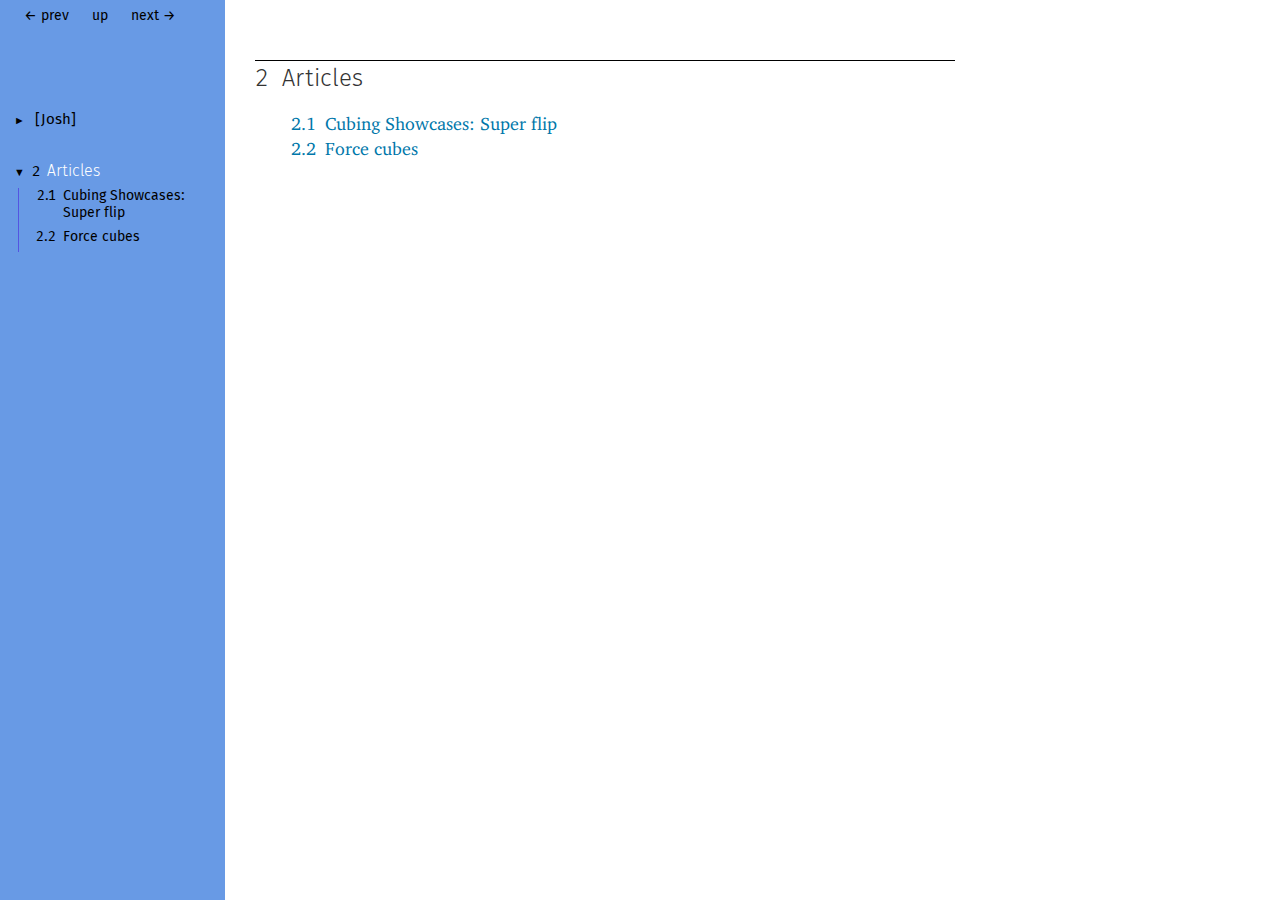
<file: articles.html>
<!DOCTYPE html PUBLIC "-//W3C//DTD HTML 4.01 Transitional//EN" "http://www.w3.org/TR/html4/loose.dtd">
<html><head><meta http-equiv="content-type" content="text/html; charset=utf-8"/><meta name="viewport" content="width=device-width, initial-scale=0.8"/><title>2&nbsp;Articles</title><link rel="stylesheet" type="text/css" href="scribble.css" title="default"/><link rel="stylesheet" type="text/css" href="manual-style.css" title="default"/><link rel="stylesheet" type="text/css" href="manual-racket.css" title="default"/><link rel="stylesheet" type="text/css" href="custom.css" title="default"/><script type="text/javascript" src="scribble-common.js"></script><script type="text/javascript" src="manual-racket.js"></script><!--[if IE 6]><style type="text/css">.SIEHidden { overflow: hidden; }</style><![endif]--><link rel="shortcut icon" type="image/png" href="https://res.cloudinary.com/kdr2/image/upload/img-kdr2-com/main/jib-favicon.png"/><script type="text/x-mathjax-config">MathJax.Hub.Config({
    jax: ["input/TeX","output/HTML-CSS"],
    displayAlign: "left"
})</script></head><body id="scribble-racket-lang-org"><div class="tocset"><div class="tocview"><div class="tocviewlist tocviewlisttopspace"><div class="tocviewtitle"><table cellspacing="0" cellpadding="0"><tr><td style="width: 1em;"><a href="javascript:void(0);" title="Expand/Collapse" class="tocviewtoggle" onclick="TocviewToggle(this,&quot;tocview_0&quot;);">&#9658;</a></td><td></td><td><a href="index.html" class="tocviewlink" data-pltdoc="x">[Josh]</a></td></tr></table></div><div class="tocviewsublisttop" style="display: none;" id="tocview_0"><table cellspacing="0" cellpadding="0"><tr><td align="right">1&nbsp;</td><td><a href="journal.html" class="tocviewlink" data-pltdoc="x">Journal</a></td></tr><tr><td align="right">2&nbsp;</td><td><a href="" class="tocviewselflink" data-pltdoc="x">Articles</a></td></tr><tr><td align="right">3&nbsp;</td><td><a href="about.html" class="tocviewlink" data-pltdoc="x">About</a></td></tr></table></div></div><div class="tocviewlist"><table cellspacing="0" cellpadding="0"><tr><td style="width: 1em;"><a href="javascript:void(0);" title="Expand/Collapse" class="tocviewtoggle" onclick="TocviewToggle(this,&quot;tocview_1&quot;);">&#9660;</a></td><td>2&nbsp;</td><td><a href="" class="tocviewselflink" data-pltdoc="x">Articles</a></td></tr></table><div class="tocviewsublistbottom" style="display: block;" id="tocview_1"><table cellspacing="0" cellpadding="0"><tr><td align="right">2.1&nbsp;</td><td><a href="cube-super-flip.html" class="tocviewlink" data-pltdoc="x">Cubing Showcases:<span class="mywbr"> &nbsp;</span> Super flip</a></td></tr><tr><td align="right">2.2&nbsp;</td><td><a href="force-cubes.html" class="tocviewlink" data-pltdoc="x">Force cubes</a></td></tr></table></div></div></div></div><div class="maincolumn"><div class="main"><div class="versionbox"><span class="version">8.5</span></div><div class="navsettop"><span class="navleft"><div class="nosearchform"></div>&nbsp;&nbsp;<span class="tocsettoggle">&nbsp;&nbsp;<a href="javascript:void(0);" title="show/hide table of contents" onclick="TocsetToggle();">contents</a></span></span><span class="navright">&nbsp;&nbsp;<a href="journal.html" title="backward to &quot;1 Journal&quot;" data-pltdoc="x">&larr; prev</a>&nbsp;&nbsp;<a href="index.html" title="up to &quot;[Josh]&quot;" data-pltdoc="x">up</a>&nbsp;&nbsp;<a href="cube-super-flip.html" title="forward to &quot;2.1 Cubing Showcases: Super flip&quot;" data-pltdoc="x">next &rarr;</a></span>&nbsp;</div><h3>2<tt>&nbsp;</tt><a name="(part._articles)"></a>Articles</h3><table cellspacing="0" cellpadding="0"><tr><td><p><span class="hspace">&nbsp;&nbsp;&nbsp;&nbsp;</span><a href="cube-super-flip.html" class="toclink" data-pltdoc="x">2.1<span class="hspace">&nbsp;</span>Cubing Showcases: Super flip</a></p></td></tr><tr><td><p><span class="hspace">&nbsp;&nbsp;&nbsp;&nbsp;</span><a href="force-cubes.html" class="toclink" data-pltdoc="x">2.2<span class="hspace">&nbsp;</span>Force cubes</a></p></td></tr></table><div class="navsetbottom"><span class="navleft"><div class="nosearchform"></div>&nbsp;&nbsp;<span class="tocsettoggle">&nbsp;&nbsp;<a href="javascript:void(0);" title="show/hide table of contents" onclick="TocsetToggle();">contents</a></span></span><span class="navright">&nbsp;&nbsp;<a href="journal.html" title="backward to &quot;1 Journal&quot;" data-pltdoc="x">&larr; prev</a>&nbsp;&nbsp;<a href="index.html" title="up to &quot;[Josh]&quot;" data-pltdoc="x">up</a>&nbsp;&nbsp;<a href="cube-super-flip.html" title="forward to &quot;2.1 Cubing Showcases: Super flip&quot;" data-pltdoc="x">next &rarr;</a></span>&nbsp;</div></div></div><div id="contextindicator">&nbsp;</div></body></html>
</file>
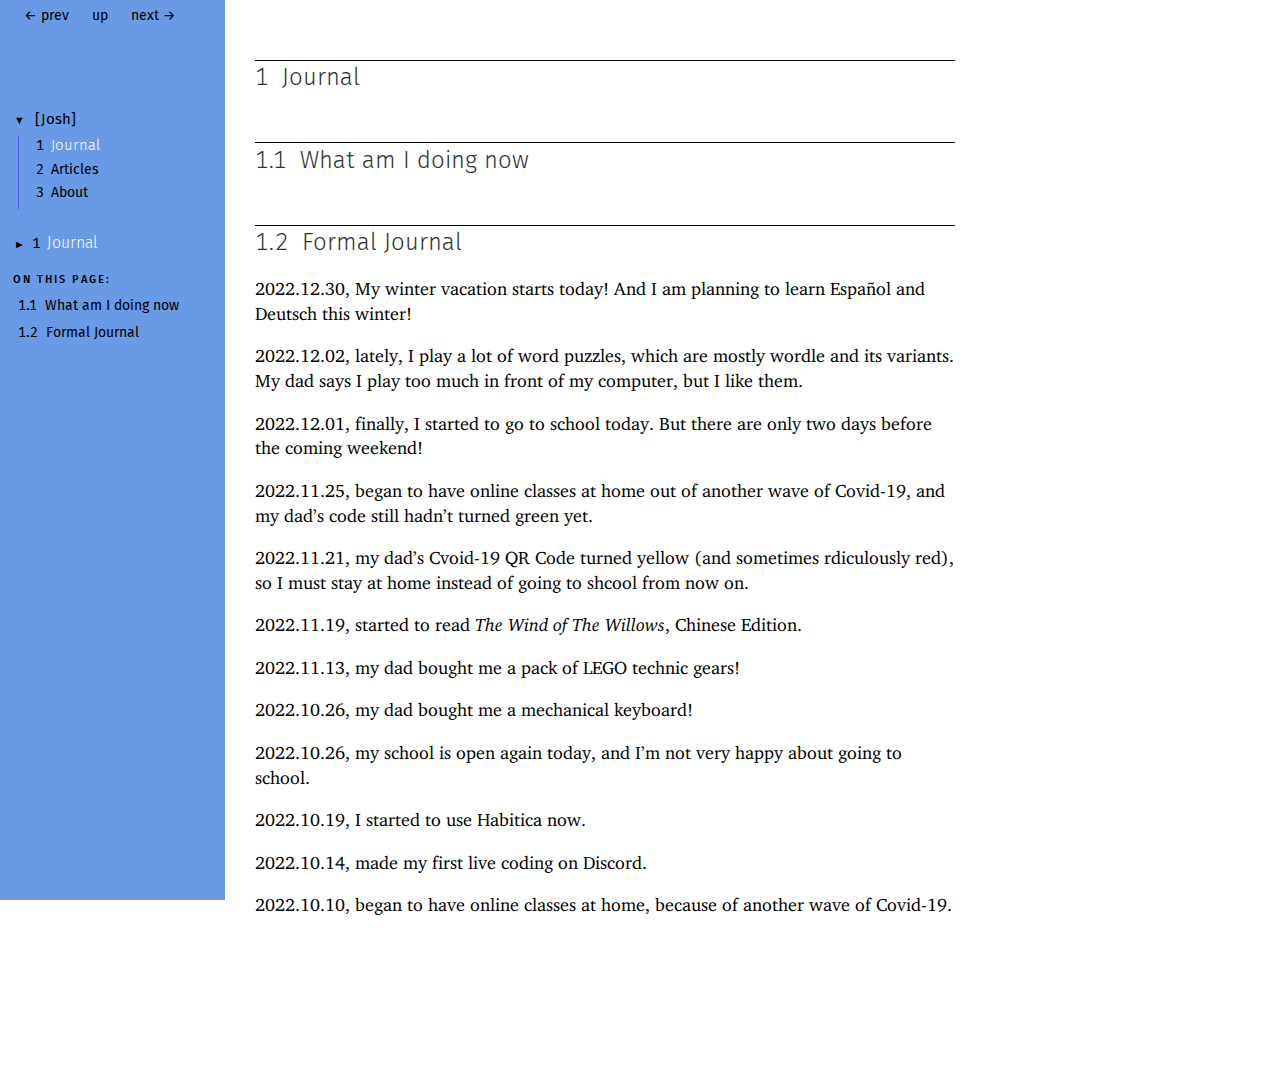
<file: journal.html>
<!DOCTYPE html PUBLIC "-//W3C//DTD HTML 4.01 Transitional//EN" "http://www.w3.org/TR/html4/loose.dtd">
<html><head><meta http-equiv="content-type" content="text/html; charset=utf-8"/><meta name="viewport" content="width=device-width, initial-scale=0.8"/><title>1&nbsp;Journal</title><link rel="stylesheet" type="text/css" href="scribble.css" title="default"/><link rel="stylesheet" type="text/css" href="manual-style.css" title="default"/><link rel="stylesheet" type="text/css" href="manual-racket.css" title="default"/><link rel="stylesheet" type="text/css" href="custom.css" title="default"/><script type="text/javascript" src="scribble-common.js"></script><script type="text/javascript" src="manual-racket.js"></script><!--[if IE 6]><style type="text/css">.SIEHidden { overflow: hidden; }</style><![endif]--><link rel="shortcut icon" type="image/png" href="https://res.cloudinary.com/kdr2/image/upload/img-kdr2-com/main/jib-favicon.png"/><script type="text/x-mathjax-config">MathJax.Hub.Config({
    jax: ["input/TeX","output/HTML-CSS"],
    displayAlign: "left"
})</script></head><body id="scribble-racket-lang-org"><div class="tocset"><div class="tocview"><div class="tocviewlist tocviewlisttopspace"><div class="tocviewtitle"><table cellspacing="0" cellpadding="0"><tr><td style="width: 1em;"><a href="javascript:void(0);" title="Expand/Collapse" class="tocviewtoggle" onclick="TocviewToggle(this,&quot;tocview_0&quot;);">&#9660;</a></td><td></td><td><a href="index.html" class="tocviewlink" data-pltdoc="x">[Josh]</a></td></tr></table></div><div class="tocviewsublisttop" style="display: block;" id="tocview_0"><table cellspacing="0" cellpadding="0"><tr><td align="right">1&nbsp;</td><td><a href="" class="tocviewselflink" data-pltdoc="x">Journal</a></td></tr><tr><td align="right">2&nbsp;</td><td><a href="articles.html" class="tocviewlink" data-pltdoc="x">Articles</a></td></tr><tr><td align="right">3&nbsp;</td><td><a href="about.html" class="tocviewlink" data-pltdoc="x">About</a></td></tr></table></div></div><div class="tocviewlist"><table cellspacing="0" cellpadding="0"><tr><td style="width: 1em;"><a href="javascript:void(0);" title="Expand/Collapse" class="tocviewtoggle" onclick="TocviewToggle(this,&quot;tocview_1&quot;);">&#9658;</a></td><td>1&nbsp;</td><td><a href="" class="tocviewselflink" data-pltdoc="x">Journal</a></td></tr></table><div class="tocviewsublistbottom" style="display: none;" id="tocview_1"><table cellspacing="0" cellpadding="0"><tr><td align="right">1.1&nbsp;</td><td><a href="#%28part._.What_am_.I_doing_now%29" class="tocviewlink" data-pltdoc="x">What am I doing now</a></td></tr><tr><td align="right">1.2&nbsp;</td><td><a href="#%28part._.Formal_.Journal%29" class="tocviewlink" data-pltdoc="x">Formal Journal</a></td></tr></table></div></div></div><div class="tocsub"><div class="tocsubtitle">On this page:</div><table class="tocsublist" cellspacing="0"><tr><td><span class="tocsublinknumber">1.1<tt>&nbsp;</tt></span><a href="#%28part._.What_am_.I_doing_now%29" class="tocsubseclink" data-pltdoc="x">What am I doing now</a></td></tr><tr><td><span class="tocsublinknumber">1.2<tt>&nbsp;</tt></span><a href="#%28part._.Formal_.Journal%29" class="tocsubseclink" data-pltdoc="x">Formal Journal</a></td></tr></table></div></div><div class="maincolumn"><div class="main"><div class="versionbox"><span class="version">8.5</span></div><div class="navsettop"><span class="navleft"><div class="nosearchform"></div>&nbsp;&nbsp;<span class="tocsettoggle">&nbsp;&nbsp;<a href="javascript:void(0);" title="show/hide table of contents" onclick="TocsetToggle();">contents</a></span></span><span class="navright">&nbsp;&nbsp;<a href="index.html" title="backward to &quot;[Josh]&quot;" data-pltdoc="x">&larr; prev</a>&nbsp;&nbsp;<a href="index.html" title="up to &quot;[Josh]&quot;" data-pltdoc="x">up</a>&nbsp;&nbsp;<a href="articles.html" title="forward to &quot;2 Articles&quot;" data-pltdoc="x">next &rarr;</a></span>&nbsp;</div><h3>1<tt>&nbsp;</tt><a name="(part._journal)"></a>Journal</h3><h4>1.1<tt>&nbsp;</tt><a name="(part._.What_am_.I_doing_now)"></a>What am I doing now</h4><p><div id="whims"></div></p><h4>1.2<tt>&nbsp;</tt><a name="(part._.Formal_.Journal)"></a>Formal Journal</h4><p>2022.12.30, My winter vacation starts today! And I am planning to
learn Espa&#241;ol and Deutsch this winter!</p><p>2022.12.02, lately, I play a lot of word puzzles, which are mostly
wordle and its variants. My dad says I play too much in front of my
computer, but I like them.</p><p>2022.12.01, finally, I started to go to school today. But there are
only two days before the coming weekend!</p><p>2022.11.25, began to have online classes at home out of another wave
of Covid-19, and my dad&rsquo;s code still hadn&rsquo;t turned green yet.</p><p>2022.11.21, my dad&rsquo;s Cvoid-19 QR Code turned yellow (and sometimes
rdiculously red), so I must stay at home instead of going to shcool
from now on.</p><p>2022.11.19, started to read <span style="font-style: italic">The Wind of The Willows</span>, Chinese
Edition.</p><p>2022.11.13, my dad bought me a pack of LEGO technic gears!</p><p>2022.10.26, my dad bought me a mechanical keyboard!</p><p>2022.10.26, my school is open again today, and I&rsquo;m not very happy
about going to school.</p><p>2022.10.19, I started to use Habitica now.</p><p>2022.10.14, made my first live coding on Discord.</p><p>2022.10.10, began to have online classes at home, because of another
wave of Covid-19.</p><p><script src="https://kdr2.pythonanywhere.com/m.js?discord_cid=1082894429490257971&amp;reddit_sub=none&amp;element_id=whims"></script></p><div class="navsetbottom"><span class="navleft"><div class="nosearchform"></div>&nbsp;&nbsp;<span class="tocsettoggle">&nbsp;&nbsp;<a href="javascript:void(0);" title="show/hide table of contents" onclick="TocsetToggle();">contents</a></span></span><span class="navright">&nbsp;&nbsp;<a href="index.html" title="backward to &quot;[Josh]&quot;" data-pltdoc="x">&larr; prev</a>&nbsp;&nbsp;<a href="index.html" title="up to &quot;[Josh]&quot;" data-pltdoc="x">up</a>&nbsp;&nbsp;<a href="articles.html" title="forward to &quot;2 Articles&quot;" data-pltdoc="x">next &rarr;</a></span>&nbsp;</div></div></div><div id="contextindicator">&nbsp;</div></body></html>
</file>
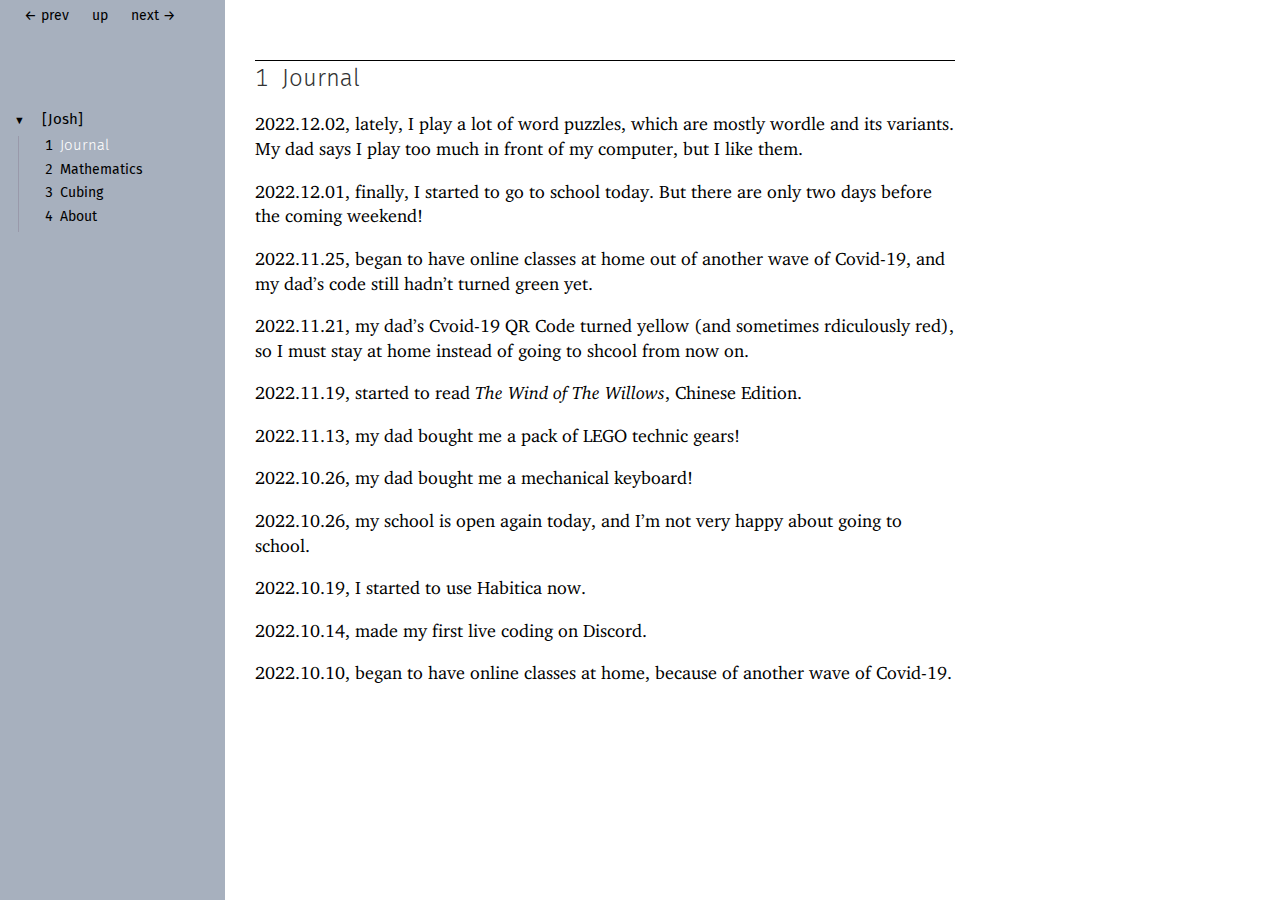
<file: main/Journal.html>
<!DOCTYPE html PUBLIC "-//W3C//DTD HTML 4.01 Transitional//EN" "http://www.w3.org/TR/html4/loose.dtd">
<html><head><meta http-equiv="content-type" content="text/html; charset=utf-8"/><meta name="viewport" content="width=device-width, initial-scale=0.8"/><title>1&nbsp;Journal</title><link rel="stylesheet" type="text/css" href="scribble.css" title="default"/><link rel="stylesheet" type="text/css" href="manual-style.css" title="default"/><link rel="stylesheet" type="text/css" href="manual-racket.css" title="default"/><link rel="stylesheet" type="text/css" href="custom.css" title="default"/><script type="text/javascript" src="scribble-common.js"></script><script type="text/javascript" src="manual-racket.js"></script><!--[if IE 6]><style type="text/css">.SIEHidden { overflow: hidden; }</style><![endif]--><link rel="shortcut icon" type="image/png" href="https://res.cloudinary.com/kdr2/image/upload/img-kdr2-com/main/jib-favicon.png"/></head><body id="scribble-racket-lang-org"><div class="tocset"><div class="tocview"><div class="tocviewlist tocviewlisttopspace"><div class="tocviewtitle"><table cellspacing="0" cellpadding="0"><tr><td style="width: 1em;"><a href="javascript:void(0);" title="Expand/Collapse" class="tocviewtoggle" onclick="TocviewToggle(this,&quot;tocview_0&quot;);">&#9660;</a></td><td></td><td><a href="index.html" class="tocviewlink" data-pltdoc="x">[Josh]</a></td></tr></table></div><div class="tocviewsublistonly" style="display: block;" id="tocview_0"><table cellspacing="0" cellpadding="0"><tr><td align="right">1&nbsp;</td><td><a href="" class="tocviewselflink" data-pltdoc="x">Journal</a></td></tr><tr><td align="right">2&nbsp;</td><td><a href="Mathematics.html" class="tocviewlink" data-pltdoc="x">Mathematics</a></td></tr><tr><td align="right">3&nbsp;</td><td><a href="Cubing.html" class="tocviewlink" data-pltdoc="x">Cubing</a></td></tr><tr><td align="right">4&nbsp;</td><td><a href="About.html" class="tocviewlink" data-pltdoc="x">About</a></td></tr></table></div></div></div></div><div class="maincolumn"><div class="main"><div class="versionbox"><span class="version">8.5</span></div><div class="navsettop"><span class="navleft"><div class="nosearchform"></div>&nbsp;&nbsp;<span class="tocsettoggle">&nbsp;&nbsp;<a href="javascript:void(0);" title="show/hide table of contents" onclick="TocsetToggle();">contents</a></span></span><span class="navright">&nbsp;&nbsp;<a href="index.html" title="backward to &quot;[Josh]&quot;" data-pltdoc="x">&larr; prev</a>&nbsp;&nbsp;<a href="index.html" title="up to &quot;[Josh]&quot;" data-pltdoc="x">up</a>&nbsp;&nbsp;<a href="Mathematics.html" title="forward to &quot;2 Mathematics&quot;" data-pltdoc="x">next &rarr;</a></span>&nbsp;</div><h3>1<tt>&nbsp;</tt><a name="(part._.Journal)"></a>Journal</h3><p>2022.12.02, lately, I play a lot of word puzzles, which are mostly
wordle and its variants. My dad says I play too much in front of my
computer, but I like them.</p><p>2022.12.01, finally, I started to go to school today. But there are
only two days before the coming weekend!</p><p>2022.11.25, began to have online classes at home out of another wave
of Covid-19, and my dad&rsquo;s code still hadn&rsquo;t turned green yet.</p><p>2022.11.21, my dad&rsquo;s Cvoid-19 QR Code turned yellow (and sometimes
rdiculously red), so I must stay at home instead of going to shcool
from now on.</p><p>2022.11.19, started to read <span style="font-style: italic">The Wind of The Willows</span>, Chinese
Edition.</p><p>2022.11.13, my dad bought me a pack of LEGO technic gears!</p><p>2022.10.26, my dad bought me a mechanical keyboard!</p><p>2022.10.26, my school is open again today, and I&rsquo;m not very happy
about going to school.</p><p>2022.10.19, I started to use Habitica now.</p><p>2022.10.14, made my first live coding on Discord.</p><p>2022.10.10, began to have online classes at home, because of another
wave of Covid-19.</p><div class="navsetbottom"><span class="navleft"><div class="nosearchform"></div>&nbsp;&nbsp;<span class="tocsettoggle">&nbsp;&nbsp;<a href="javascript:void(0);" title="show/hide table of contents" onclick="TocsetToggle();">contents</a></span></span><span class="navright">&nbsp;&nbsp;<a href="index.html" title="backward to &quot;[Josh]&quot;" data-pltdoc="x">&larr; prev</a>&nbsp;&nbsp;<a href="index.html" title="up to &quot;[Josh]&quot;" data-pltdoc="x">up</a>&nbsp;&nbsp;<a href="Mathematics.html" title="forward to &quot;2 Mathematics&quot;" data-pltdoc="x">next &rarr;</a></span>&nbsp;</div></div></div><div id="contextindicator">&nbsp;</div></body></html>
</file>
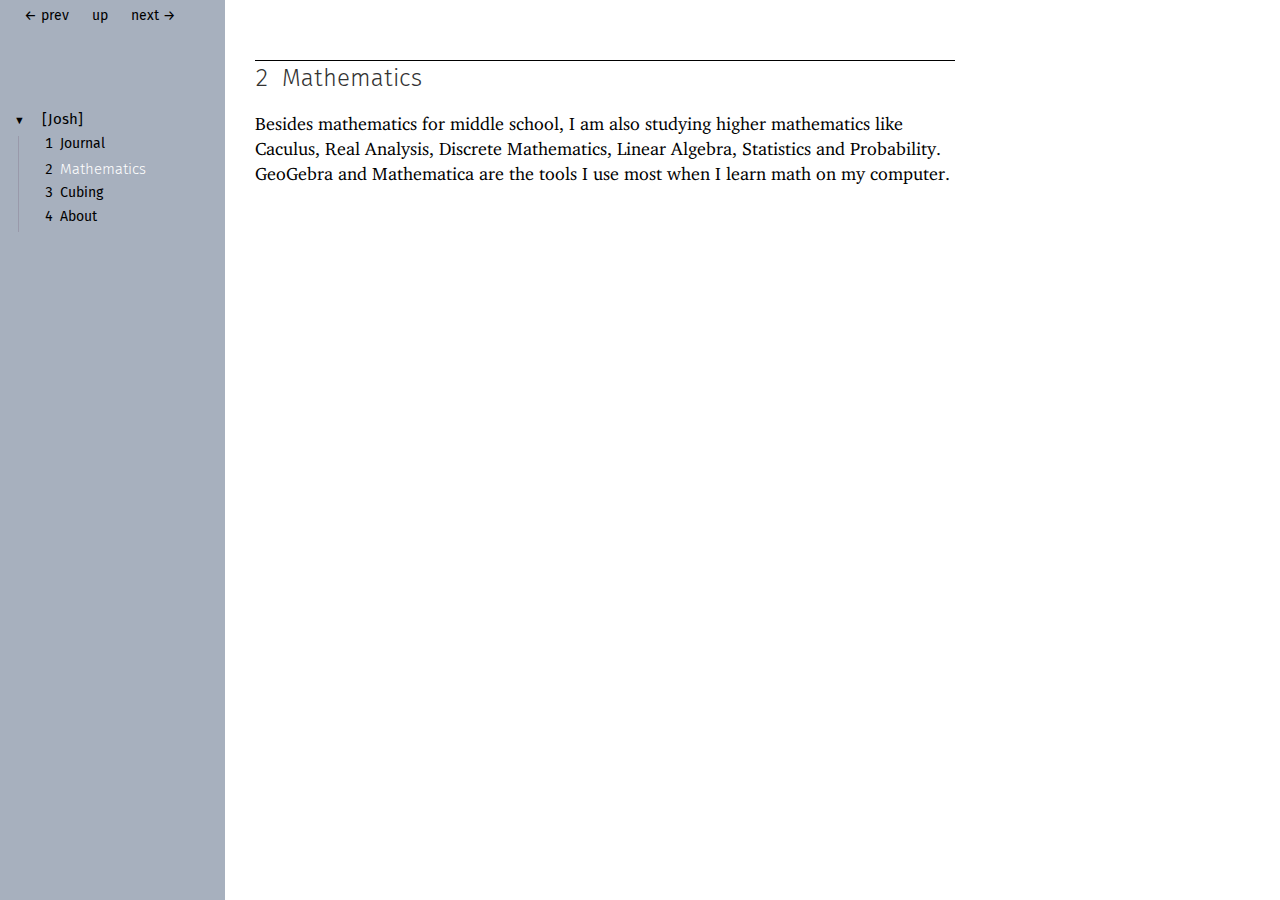
<file: main/Mathematics.html>
<!DOCTYPE html PUBLIC "-//W3C//DTD HTML 4.01 Transitional//EN" "http://www.w3.org/TR/html4/loose.dtd">
<html><head><meta http-equiv="content-type" content="text/html; charset=utf-8"/><meta name="viewport" content="width=device-width, initial-scale=0.8"/><title>2&nbsp;Mathematics</title><link rel="stylesheet" type="text/css" href="scribble.css" title="default"/><link rel="stylesheet" type="text/css" href="manual-style.css" title="default"/><link rel="stylesheet" type="text/css" href="manual-racket.css" title="default"/><link rel="stylesheet" type="text/css" href="custom.css" title="default"/><script type="text/javascript" src="scribble-common.js"></script><script type="text/javascript" src="manual-racket.js"></script><!--[if IE 6]><style type="text/css">.SIEHidden { overflow: hidden; }</style><![endif]--><link rel="shortcut icon" type="image/png" href="https://res.cloudinary.com/kdr2/image/upload/img-kdr2-com/main/jib-favicon.png"/></head><body id="scribble-racket-lang-org"><div class="tocset"><div class="tocview"><div class="tocviewlist tocviewlisttopspace"><div class="tocviewtitle"><table cellspacing="0" cellpadding="0"><tr><td style="width: 1em;"><a href="javascript:void(0);" title="Expand/Collapse" class="tocviewtoggle" onclick="TocviewToggle(this,&quot;tocview_0&quot;);">&#9660;</a></td><td></td><td><a href="index.html" class="tocviewlink" data-pltdoc="x">[Josh]</a></td></tr></table></div><div class="tocviewsublistonly" style="display: block;" id="tocview_0"><table cellspacing="0" cellpadding="0"><tr><td align="right">1&nbsp;</td><td><a href="Journal.html" class="tocviewlink" data-pltdoc="x">Journal</a></td></tr><tr><td align="right">2&nbsp;</td><td><a href="" class="tocviewselflink" data-pltdoc="x">Mathematics</a></td></tr><tr><td align="right">3&nbsp;</td><td><a href="Cubing.html" class="tocviewlink" data-pltdoc="x">Cubing</a></td></tr><tr><td align="right">4&nbsp;</td><td><a href="About.html" class="tocviewlink" data-pltdoc="x">About</a></td></tr></table></div></div></div></div><div class="maincolumn"><div class="main"><div class="versionbox"><span class="version">8.5</span></div><div class="navsettop"><span class="navleft"><div class="nosearchform"></div>&nbsp;&nbsp;<span class="tocsettoggle">&nbsp;&nbsp;<a href="javascript:void(0);" title="show/hide table of contents" onclick="TocsetToggle();">contents</a></span></span><span class="navright">&nbsp;&nbsp;<a href="Journal.html" title="backward to &quot;1 Journal&quot;" data-pltdoc="x">&larr; prev</a>&nbsp;&nbsp;<a href="index.html" title="up to &quot;[Josh]&quot;" data-pltdoc="x">up</a>&nbsp;&nbsp;<a href="Cubing.html" title="forward to &quot;3 Cubing&quot;" data-pltdoc="x">next &rarr;</a></span>&nbsp;</div><h3>2<tt>&nbsp;</tt><a name="(part._.Mathematics)"></a>Mathematics</h3><p>Besides mathematics for middle school, I am also studying higher
mathematics like Caculus, Real Analysis, Discrete Mathematics, Linear
Algebra, Statistics and Probability. GeoGebra and Mathematica are the
tools I use most when I learn math on my computer.</p><div class="navsetbottom"><span class="navleft"><div class="nosearchform"></div>&nbsp;&nbsp;<span class="tocsettoggle">&nbsp;&nbsp;<a href="javascript:void(0);" title="show/hide table of contents" onclick="TocsetToggle();">contents</a></span></span><span class="navright">&nbsp;&nbsp;<a href="Journal.html" title="backward to &quot;1 Journal&quot;" data-pltdoc="x">&larr; prev</a>&nbsp;&nbsp;<a href="index.html" title="up to &quot;[Josh]&quot;" data-pltdoc="x">up</a>&nbsp;&nbsp;<a href="Cubing.html" title="forward to &quot;3 Cubing&quot;" data-pltdoc="x">next &rarr;</a></span>&nbsp;</div></div></div><div id="contextindicator">&nbsp;</div></body></html>
</file>
<file: scribble.css>
/* This file is used by default by all Scribble documents.
   See also "manual.css", which is added by default by the
   `scribble/manual` language. */

/* CSS seems backward: List all the classes for which we want a
   particular font, so that the font can be changed in one place.  (It
   would be nicer to reference a font definition from all the places
   that we want it.)

   As you read the rest of the file, remember to double-check here to
   see if any font is set. */

/* Monospace: */
.maincolumn, .refpara, .refelem, .tocset, .stt, .hspace, .refparaleft, .refelemleft {
  font-family: monospace;
}

/* Serif: */
.main, .refcontent, .tocview, .tocsub, .sroman, i {
  font-family: serif;
}

/* Sans-serif: */
.version, .versionNoNav, .ssansserif {
  font-family: sans-serif;
}
.ssansserif {
  font-size: 80%;
  font-weight: bold;
}

/* Emphasis: alternate italics and normal as we nest */
.emph {
  font-style: italic;
}
.emph .emph {
  font-style: normal;
}
.emph .emph .emph {
  font-style: italic;
}
.emph .emph .emph .emph {
  font-style: normal;
}
.emph .emph .emph .emph .emph {
  font-style: italic;
}
.emph .emph .emph .emph .emph .emph {
  font-style: normal;
}

/* ---------------------------------------- */

p, .SIntrapara {
  display: block;
  margin: 1em 0;
}

h2 { /* per-page main title */
  margin-top: 0;
}

h3, h4, h5, h6, h7, h8 {
  margin-top: 1.75em;
  margin-bottom: 0.5em;
}

.SSubSubSubSection {
  font-weight: bold;
  font-size: 0.83em; /* should match h5; from HTML 4 reference */
}

/* Needed for browsers like Opera, and eventually for HTML 4 conformance.
   This means that multiple paragraphs in a table element do not have a space
   between them. */
table p {
  margin-top: 0;
  margin-bottom: 0;
}

/* ---------------------------------------- */
/* Main */

body {
  color: black;
  background-color: #ffffff;
}

table td {
  padding-left: 0;
  padding-right: 0;
}

.maincolumn {
  width: 43em;
  margin-right: -40em;
  margin-left: 15em;
}

.main {
  text-align: left;
}

/* ---------------------------------------- */
/* Navigation */

.navsettop, .navsetbottom {
  background-color: #f0f0e0;
  padding: 0.25em 0 0.25em 0;
}

.navsettop {
  margin-bottom: 1.5em;
  border-bottom: 2px solid #e0e0c0;
}

.navsetbottom {
  margin-top: 2em;
  border-top: 2px solid #e0e0c0;
}

.navleft {
  margin-left: 1ex;
  position: relative;
  float: left;
  white-space: nowrap;
}
.navright {
  margin-right: 1ex;
  position: relative;
  float: right;
  white-space: nowrap;
}
.nonavigation {
  color: #e0e0e0;
}

.navleft .tocsettoggle {
  display: none;
}

.searchform {
  display: inline;
  margin: 0;
  padding: 0;
}

.nosearchform {
  display: none;
}

.searchbox {
  width: 16em;
  margin: 0px;
  padding: 0px;
  background-color: #eee;
  border: 1px solid #ddd;
  vertical-align: middle;
}

.searchbox::placeholder {
  text-align: center;
}

#contextindicator {
  position: fixed;
  background-color: #c6f;
  color: #000;
  font-family: monospace;
  font-weight: bold;
  padding: 2px 10px;
  display: none;
  right: 0;
  bottom: 0;
}

/* ---------------------------------------- */
/* Version */

.versionbox {
  position: relative;
  float: right;
  left: 2em;
  height: 0em;
  width: 13em;
  margin: 0em -13em 0em 0em;
}
.version {
  font-size: small;
}
.versionNoNav {
  font-size: xx-small; /* avoid overlap with author */
}

.version:before, .versionNoNav:before {
  content: "Version ";
}

/* ---------------------------------------- */
/* Margin notes */

.refpara, .refelem {
  position: relative;
  float: right;
  left: 2em;
  height: 0em;
  width: 13em;
  margin: 0em -13em 0em 0em;
}

.refpara, .refparaleft {
  top: -1em;
}

.refcolumn {
  background-color: #F5F5DC;
  display: block;
  position: relative;
  width: 13em;
  font-size: 85%;
  border: 0.5em solid #F5F5DC;
  margin: 0 0 0 0;
  white-space: normal; /* in case margin note is inside code sample */
}

.refcontent {
  margin: 0 0 0 0;
}

.refcontent p {
  margin-top: 0;
  margin-bottom: 0;
}

.refparaleft, .refelemleft {
  position: relative;
  float: left;
  right: 2em;
  height: 0em;
  width: 13em;
  margin: 0em 0em 0em -13em;
}

.refcolumnleft {
  background-color: #F5F5DC;
  display: block;
  position: relative;
  width: 13em;
  font-size: 85%;
  border: 0.5em solid #F5F5DC;
  margin: 0 0 0 0;
}


/* ---------------------------------------- */
/* Table of contents, inline */

.toclink {
  text-decoration: none;
  color: blue;
  font-size: 85%;
}

.toptoclink {
  text-decoration: none;
  color: blue;
  font-weight: bold;
}

/* ---------------------------------------- */
/* Table of contents, left margin */

.tocset {
  position: relative;
  float: left;
  width: 12.5em;
  margin-right: 2em;
}
.tocset td {
  vertical-align: text-top;
}

.tocview {
  text-align: left;
  background-color: #f0f0e0;
}

.tocsub {
  text-align: left;
  margin-top: 0.5em;
  background-color: #f0f0e0;
}

.tocviewlist, .tocsublist {
  margin-left: 0.2em;
  margin-right: 0.2em;
  padding-top: 0.2em;
  padding-bottom: 0.2em;
}
.tocviewlist table {
  font-size: 82%;
}

.tocviewlisttopspace {
  margin-bottom: 1em;
}

.tocviewsublist, .tocviewsublistonly, .tocviewsublisttop, .tocviewsublistbottom {
  margin-left: 0.4em;
  border-left: 1px solid #bbf;
  padding-left: 0.8em;
}
.tocviewsublist {
  margin-bottom: 1em;
}
.tocviewsublist table,
.tocviewsublistonly table,
.tocviewsublisttop table,
.tocviewsublistbottom table {
  font-size: 75%;
}

.tocviewtitle * {
  font-weight: bold;
}

.tocviewlink {
  text-decoration: none;
  color: blue;
}

.tocviewselflink {
  text-decoration: underline;
  color: blue;
}

.tocviewtoggle {
  text-decoration: none;
  color: blue;
  font-size: 75%; /* looks better, and avoids bounce when toggling sub-sections due to font alignments */
}

.tocsublist td {
  padding-left: 1em;
  text-indent: -1em;
}

.tocsublinknumber {
  font-size: 82%;
}

.tocsublink {
  font-size: 82%;
  text-decoration: none;
}

.tocsubseclink {
  font-size: 82%;
  text-decoration: none;
}

.tocsubnonseclink {
  font-size: 82%;
  text-decoration: none;
  padding-left: 0.5em;
}

.tocsubtitle {
  font-size: 82%;
  font-style: italic;
  margin: 0.2em;
}

/* ---------------------------------------- */
/* Some inline styles */

.indexlink {
  text-decoration: none;
}

.nobreak {
  white-space: nowrap;
}

pre { margin-left: 2em; }
blockquote { margin-left: 2em; }

ol          { list-style-type: decimal; }
ol ol       { list-style-type: lower-alpha; }
ol ol ol    { list-style-type: lower-roman; }
ol ol ol ol { list-style-type: upper-alpha; }

.SCodeFlow {
  display: block;
  margin-left: 1em;
  margin-bottom: 0em;
  margin-right: 1em;
  margin-top: 0em;
  white-space: nowrap;  
}

.SVInsetFlow {
  display: block;
  margin-left: 0em;
  margin-bottom: 0em;
  margin-right: 0em;
  margin-top: 0em;
}

.SubFlow {
  display: block;
  margin: 0em;
}

.boxed {
  width: 100%;
  background-color: #E8E8FF;
}

.hspace {
}

.slant {
  font-style: oblique;
}

.badlink {
  text-decoration: underline;
  color: red;
}

.plainlink {
  text-decoration: none;
  color: blue;
}

.techoutside       { text-decoration: underline; color: #b0b0b0; }
.techoutside:hover { text-decoration: underline; color: blue; }

/* .techinside:hover doesn't work with FF, .techinside:hover>
   .techinside doesn't work with IE, so use both (and IE doesn't
   work with inherit in the second one, so use blue directly) */
.techinside                    { color: black; }
.techinside:hover              { color: blue; }
.techoutside:hover>.techinside { color: inherit; }

.SCentered {
  text-align: center;
}

.imageleft {
  float: left;
  margin-right: 0.3em;
}

.Smaller {
  font-size: 82%;
}

.Larger {
  font-size: 122%;
}

/* A hack, inserted to break some Scheme ids: */
.mywbr {
  display: inline-block;
  height: 0;
  width: 0;
  font-size: 1px;
}

.compact li p {
  margin: 0em;
  padding: 0em;
}

.noborder img {
  border: 0;
}

.SVerbatim {
  white-space: nowrap;
}

.SAuthorListBox {
  position: relative;
  float: right;
  left: 2em;
  top: -2.5em;
  height: 0em;
  width: 13em;
  margin: 0em -13em 0em 0em;
}
.SAuthorList {
  font-size: 82%;
}
.SAuthorList:before {
  content: "by ";
}
.author {
  display: inline;
  white-space: nowrap;
}

/* print styles : hide the navigation elements */
@media print {
  .tocset,
  .navsettop,
  .navsetbottom { display: none; }
  .maincolumn {
    width: auto;
    margin-right: 13em;
    margin-left: 0;
  }
}
</file>
<file: manual-style.css>
/* See the beginning of "scribble.css".
   This file is used by the `scribble/manual` language, along with
   "manual-racket.css". */

@import url("manual-fonts.css");

* {
    margin: 0;
    padding: 0;
}

@media all {html {font-size: 15px;}}
@media all and (max-width:940px){html {font-size: 14px;}}
@media all and (max-width:850px){html {font-size: 13px;}}
@media all and (max-width:830px){html {font-size: 12px;}}
@media all and (max-width:740px){html {font-size: 11px;}}

/* CSS seems backward: List all the classes for which we want a
   particular font, so that the font can be changed in one place.  (It
   would be nicer to reference a font definition from all the places
   that we want it.)

   As you read the rest of the file, remember to double-check here to
   see if any font is set. */

/* Monospace: */
.maincolumn, .refpara, .refelem, .tocset, .stt, .hspace, .refparaleft, .refelemleft {
    font-family: 'Fira-Mono', monospace;
    white-space: inherit;
    font-size: 1rem;
}

/* embolden the "Racket Guide" and "Racket Reference" links on the TOC */
/* there isn't an obvious tag in the markup that designates the top TOC page, which is called "start.scrbl" */
/* nor a tag that designates these two links as special */
/* so we'll use this slightly tortured sibling selector that hooks onto the h2 tag */
h2[x-source-module='(lib "scribblings/main/start.scrbl")'] ~ table a[href="guide/index.html"], 
h2[x-source-module='(lib "scribblings/main/start.scrbl")'] ~ table a[href="reference/index.html"] {
  font-weight: bold;
}


h2 .stt {
    font-size: 2.3rem;
    /* prevent automatic bolding from h2 */
    font-weight: 400;
}

.toptoclink .stt {
    font-size: inherit;
}
.toclink .stt {
    font-size: 90%;
}

.RpackageSpec .stt {
    font-weight: 300;
    font-family: 'Fira-Mono', monospace;
    font-size: 0.9rem;
}

h3 .stt, h4 .stt, h5 .stt {
    color: #333;
    font-size: 1.65rem;
    font-weight: 400;
}


/* Serif: */
.main, .refcontent, .tocview, .tocsub, .sroman, i {
    font-family: 'Charter-Racket', serif;
    font-size: 1.18rem;
/* Don't use font-feature-settings with Charter, 
it fouls up loading for reasons mysterious */
/*    font-feature-settings: 'tnum' 1, 'liga' 0; */
}


/* Sans-serif: */
.version, .versionNoNav, .ssansserif {
    font-family: 'Fira', sans-serif;
}

/* used mostly for DrRacket menu commands */
.ssansserif {
    font-family: 'Fira', sans-serif;
    font-size: 0.9em;
}

.tocset .ssansserif {
    font-size: 100%;
}

/* ---------------------------------------- */

p, .SIntrapara {
    display: block;
    margin: 0 0 1em 0;
    line-height: 1.4;
}

.compact {
  padding: 0 0 1em 0;
}

li {
    list-style-position: outside;
    margin-left: 1.2em;
}

h1, h2, h3, h4, h5, h6, h7, h8 {
    font-family: 'Fira', sans-serif;
    font-weight: 300;
    font-size: 1.6rem;
    color: #333;
    margin-top: inherit;
    margin-bottom: 1rem;
    line-height: 1.25;

}

h3, h4, h5, h6, h7, h8 {
    border-top: 1px solid black;
}



h2 { /* per-page main title */
    font-family: 'Cooper-Hewitt';
    margin-top: 4rem;
    font-size: 2.3rem;
    font-weight: bold;
    line-height: 1.2;
    width: 90%;
    /* a little nudge to make text visually lower than 4rem rule in left margin */
    position: relative;
    top: 6px;
}

h3, h4, h5, h6, h7, h8 {
    margin-top: 2em;
    padding-top: 0.1em;
    margin-bottom: 0.75em;
}

/* ---------------------------------------- */
/* Main */

body {
    color: black;
    background-color: white;
}

.maincolumn {
    width: auto;
    margin-top: 4rem;
    margin-left: 17rem;
    margin-right: 2rem;
    margin-bottom: 10rem; /* to avoid fixed bottom nav bar */
    max-width: 700px;
    min-width: 370px; /* below this size, code samples don't fit */
}

a {
    text-decoration: inherit;
}

a, .toclink, .toptoclink, .tocviewlink, .tocviewselflink, .tocviewtoggle, .plainlink, 
.techinside, .techoutside:hover, .techinside:hover {
    color: #07A;
}

a:hover {
    text-decoration: underline;
}


/* ---------------------------------------- */
/* Navigation */

.navsettop, .navsetbottom {
    left: 0;
    width: 15rem;
    height: 6rem;
    font-family: 'Fira', sans-serif;
    font-size: 0.9rem;
    border-bottom: 0px solid hsl(216, 15%, 70%);
    background-color: inherit;
    padding: 0;
}

.navsettop {
    position: fixed;
    z-index: 2;
    background: #a7b0be;
    top: 0;
    left: 0;
    margin-bottom: 0;
    border-bottom: 0;
}

.navsettop a, .navsetbottom a {
    color: black;
}

.navsettop a:hover, .navsetbottom a:hover {
    background: hsl(216, 78%, 95%);
    text-decoration: none;
}

.navleft, .navright {
    position: static;
    float: none;
    margin: 0;
    white-space: normal;
}


.navleft a {
    display: inline-block;
}

.navright a {
    display: inline-block;
    text-align: center;
}

.navleft a, .navright a, .navright span {
    display: inline-block;
    padding: 0.5rem;
    min-width: 1rem;
}


.navright {
    white-space: nowrap;
}


.navsetbottom {
    display: none;
}

.nonavigation {
    color: #889;
}

.searchform {
    display: block;
    margin: 0;
    padding: 0;
    border-bottom: 1px solid #eee;
    height: 4rem;
}

.nosearchform {
    margin: 0;
    padding: 0;
    height: 4rem;
}

.searchbox {
    font-size: 0.9rem;
    width: 12rem;
    margin: 1rem;
    padding: 0.25rem 0.4rem ;
    vertical-align: middle;
    background-color: white;
    font-family: 'Fira-Mono', monospace;
}


#search_box {
    font-family: 'Fira-Mono', monospace;
    font-size: 1rem;
    padding: 0.25rem 0.3rem ;
}

/* Default to local view. Global will specialize */
.plt_global_only { display: none; }
.plt_local_only { display: block; }

/* ---------------------------------------- */
/* Version */

.versionbox {
    position: absolute;
    float: none;
    top: 0.25rem;
    left: 17rem;
    z-index: 11000;
    height: 2em;
    font-size: 70%;
    font-weight: lighter;
    width: inherit;
    margin: 0;
}
.version, .versionNoNav {
    font-size: inherit;
}
.version:before, .versionNoNav:before {
    content: "v.";
}


/* ---------------------------------------- */
/* Margin notes */

/* cancel scribble.css styles: */
.refpara, .refelem {
  position: static;
  float: none;
  height: auto;
  width: auto;
  margin: 0;
}

.refcolumn {
    position: static;
    display: block;
    width: auto;
    font-size: inherit;
    margin: 2rem;
    margin-left: 2rem;
    padding: 0.5em;
    padding-left: 0.75em;
    padding-right: 1em;
    background: hsl(60, 29%, 94%);
    border: 1px solid #ccb;
    border-left: 0.4rem solid #ccb;
}


/* slightly different handling for margin-note* on narrow screens */
@media all and (max-width:1340px) {
     span.refcolumn {
         float: right;
         width: 50%;
         margin-left: 1rem;
         margin-bottom: 0.8rem;   
         margin-top: 1.2rem; 
     }

}

.refcontent, .refcontent p {
    line-height: 1.5;
    margin: 0;
}

.refcontent p + p {
    margin-top: 1em;
}

.refcontent a {
    font-weight: 400;
}

.refpara, .refparaleft {
    top: -1em;
}


@media all and (max-width:600px) {
    .refcolumn {
        margin-left: 0;
        margin-right: 0;
    }
}


@media all and (min-width:1340px) {
    .refcolumn {
        margin: 0 -22.5rem 1rem 0;
        float: right;
        clear: right;
        width: 18rem;
    }
}

.refcontent {
    font-family: 'Fira', sans-serif;
    font-size: 1rem;
    line-height: 1.6;
    margin: 0 0 0 0;
}


.refparaleft, .refelemleft {
    position: relative;
    float: left;
    right: 2em;
    height: 0em;
    width: 13em;
    margin: 0em 0em 0em 0em;
    display: contents;
}

.refcolumnleft {
    background-color: hsl(60, 29%, 94%);
    display: block;
    position: relative;
    width: 13em;
    font-size: 85%;
    border: 0.5em solid hsl(60, 29%, 94%);
    margin: 0 0 0 0;
}


/* ---------------------------------------- */
/* Table of contents, left margin */

.tocset {
    position: fixed;
    z-index: 2;
    overflow-y: scroll;
    float: none;
    left: 0;
    top: 0rem;
    bottom: 0;
    width: 14rem;
    padding: 0rem 0.5rem 0.5rem 0.5rem;
    background-color: hsl(216, 15%, 70%);
    border-top: 6rem solid hsl(216, 15%, 70%);
}

.tocset td {
    vertical-align: text-top;
    padding-bottom: 0.4rem;
    padding-left: 0.2rem;
    line-height: 1.1;
    font-family: 'Fira', sans-serif;
}

.tocset td a {
    color: black;
    font-weight: 400;
}


.tocview {
    text-align: left;
    background-color: inherit;
    margin-top: 1em;
}


.tocview td, .tocsub td {
    line-height: 1.3;
}


.tocview table, .tocsub table {
    width: 90%;
}

.tocset td a.tocviewselflink {
    font-weight: lighter;
    font-size: 110%; /* monospaced styles below don't need to enlarge */
    color: white;
}

.tocviewselflink {
    text-decoration: none;
}

.tocsub {
    text-align: left;
    margin-top: 0.5em;
    background-color: inherit;
}

.tocviewlist, .tocsublist {
    margin-left: 0.2em;
    margin-right: 0.2em;
    padding-top: 0.2em;
    padding-bottom: 0.2em;
}
.tocviewlist table {
    font-size: 82%;
}

.tocviewlisttopspace {
    margin-bottom: 1em;
}

.tocviewsublist, .tocviewsublistonly, .tocviewsublisttop, .tocviewsublistbottom {
    margin-left: 0.4em;
    border-left: 1px solid #99a;
    padding-left: 0.8em;
}
.tocviewsublist {
    margin-bottom: 1em;
}
.tocviewsublist table,
.tocviewsublistonly table,
.tocviewsublisttop table,
.tocviewsublistbottom table,
table.tocsublist {
    font-size: 1rem;
}

.tocviewsublist td, 
.tocviewsublistbottom td, 
.tocviewsublisttop td, 
.tocsub td,
.tocviewsublistonly td {
    font-size: 90%;
}

/* shrink the monospaced text (`stt`) within nav */
.tocviewsublist td .stt, 
.tocviewsublistbottom td .stt, 
.tocviewsublisttop td .stt, 
.tocsub td .stt,
.tocviewsublistonly td .stt {
    font-size: 95%;
}


.tocviewtoggle {
    font-size: 75%; /* looks better, and avoids bounce when toggling sub-sections due to font alignments */
}

.tocsublist td {
    padding-left: 0.5rem;
    padding-top: 0.25rem;
    text-indent: 0;
}

.tocsublinknumber {
    font-size: 100%;
}

.tocsublink {
    font-size: 82%;
    text-decoration: none;
}

.tocsubseclink {
    font-size: 100%;
    text-decoration: none;
}

.tocsubnonseclink {
    font-size: 82%;
    text-decoration: none;
    margin-left: 1rem;
    padding-left: 0;
    display: inline-block;
}

/* the label "on this page" */
.tocsubtitle {
    display: block;
    font-size: 62%;
    font-family: 'Fira', sans-serif;
    font-weight: bolder;
    font-style: normal;
    letter-spacing: 2px;
    text-transform: uppercase;
    margin: 0.5em;
}

.toptoclink {
    font-weight: bold;
    font-size: 110%;
    margin-bottom: 0.5rem;
    margin-top: 1.5rem;
    display: inline-block;
}

.toclink {
    font-size: inherit;
}

/* ---------------------------------------- */
/* Some inline styles */

.indexlink {
    text-decoration: none;
}

pre {
  margin-left: 2em;
}

blockquote {
  margin-left: 2em;
  margin-right: 2em;
  margin-bottom: 1em;
}

.SCodeFlow {
    border-left: 1px dotted black;
    padding-left: 1em;
    padding-right: 1em;
    margin-top: 1em;
    margin-bottom: 1em;
    margin-left: 0em;
    margin-right: 2em;
    white-space: nowrap;
    line-height: 1.5;
}

.SCodeFlow img {
    margin-top: 0.5em;
    margin-bottom: 0.5em;
}

/* put a little air between lines of code sample */
/* Fira Mono appears taller than Source Code Pro */
.SCodeFlow td {
    padding-bottom: 1px;
}

.boxed {
    margin: 0;
    margin-top: 2em;
    padding: 0.25em;
    padding-top: 0.3em;
    padding-bottom: 0.4em;
    background: #f3f3f3;
    box-sizing:border-box;
    border-top: 1px solid #99b;
    background: hsl(216, 78%, 95%);
    background: -moz-linear-gradient(to bottom left, hsl(0, 0%, 99%) 0%, hsl(216, 62%, 95%) 100%);
    background: -webkit-linear-gradient(to bottom left, hsl(0, 0%, 99%) 0%, hsl(216, 62%, 95%) 100%);
    background: -o-linear-gradient(to bottom left, hsl(0, 0%, 99%) 0%, hsl(216, 62%, 95%) 100%);
    background: -ms-linear-gradient(to bottom left, hsl(0, 0%, 99%) 0%, hsl(216, 62%, 95%) 100%);
    background: linear-gradient(to bottom left, hsl(0, 0%, 99%) 0%, hsl(216, 62%, 95%) 100%);
}

blockquote > blockquote.SVInsetFlow {
/* resolves issue in e.g. /reference/notation.html */
    margin-top: 0em;
}

.leftindent .SVInsetFlow { /* see e.g. section 4.5 of Racket Guide */
    margin-top: 1em;
    margin-bottom: 1em;
}

.SVInsetFlow a, .SCodeFlow a {
    color: #07A;
}

.SubFlow {
    display: block;
    margin: 0em;
}

.boxed {
    width: 100%;
    background-color: inherit;
}

.techoutside       { text-decoration: none; }

.SAuthorListBox {
    position: static;
    float: none;
    font-family: 'Fira', sans-serif;
    font-weight: 300;
    font-size: 110%;
    margin-top: 1rem;
    margin-bottom: 2rem;
    width: 30rem;
    height: auto;
}

.author > a { /* email links within author block */
    font-weight: inherit;
    color: inherit;
}

.SAuthorList {
    font-size: 82%;
}
.SAuthorList:before {
    content: "by ";
}
.author {
    display: inline;
    white-space: nowrap;
}

/* phone + tablet styles */

@media all and (max-width:720px){


    @media all and (max-width:720px){

        @media all {html {font-size: 15px;}}
        @media all and (max-width:700px){html {font-size: 14px;}}
        @media all and (max-width:630px){html {font-size: 13px;}}
        @media all and (max-width:610px){html {font-size: 12px;}}
        @media all and (max-width:550px){html {font-size: 11px;}}
        @media all and (max-width:520px){html {font-size: 10px;}}

        .navsettop, .navsetbottom {
            display: flex;
            position: absolute;
            width: 100%;
            height: 4rem;
            border: 0;
            background-color: hsl(216, 15%, 70%);
            align-items: center;
        }

        .tocsetoverlay .navsettop {
            position: fixed;
        }

        .navleft {
            flex: 1;
        }

        .searchform {
            display: inline;
            border: 0;
        }

        .searchbox {
            margin-top: 0;
            margin-bottom: 0;
        }

        .navleft .tocsettoggle {
            display: initial;
        }

        .navright {
            margin-right: 1.3rem;
            border: 0px solid red;
        }

        .navsetbottom {
            display: block;
            margin-top: 8rem;
        }

        .tocset {
            display: none;
            border-top-width: 4rem;
        }

        .tocsetoverlay .tocset {
            display: block;
        }

        .versionbox {
            top: 4.5rem;
            left: 1rem; /* same distance as main-column */
            z-index: 1;
            height: 2em;
            font-size: 70%;
            font-weight: lighter;
        }


        .maincolumn {
            margin-left: 1em;
            margin-top: 7rem;
            margin-bottom: 0rem;
        }

    }

}

/* print styles : hide the navigation elements */
@media print {
    .tocset,
    .navsettop,
    .navsetbottom { display: none; }
    .maincolumn {
        width: auto;
        margin-right: 13em;
        margin-left: 0;
    }
}
</file>
<file: manual-racket.css>
/* See the beginning of "manual.css". */

/* Monospace: */

.RktIn, .RktRdr, .RktPn, .RktMeta,
.RktMod, .RktKw, .RktVar, .RktSym,
.RktRes, .RktOut, .RktCmt, .RktVal,
.RktBlk, .RktErr {
  font-family: 'Fira-Mono', monospace;
  white-space: inherit;
  font-size: 1rem;
  line-height: 1.5;

}

/* this selctor grabs the first linked Racket symbol
in a definition box (i.e., the symbol being defined) */
a.RktValDef, a.RktStxDef, a.RktSymDef,
span.RktValDef, span.RktStxDef, span.RktSymDef
{
    font-size: 1.1rem;
    color: black;
    font-weight: 500;
}


.inheritedlbl {
  font-family: 'Fira', sans-serif;
}

.RBackgroundLabelInner {
  font-family: inherit;
}

/* ---------------------------------------- */
/* Inherited methods, left margin */

.inherited {
  width: 95%;
  margin-top: 0.5em;
  text-align: left;
  background-color: inherit;
}

.inherited td {
  font-size: 82%;
  padding-left: 0.5rem;
  line-height: 1.3;
  text-indent: 0;
  padding-right: 0;
}

.inheritedlbl {
  font-style: normal;
}

/* ---------------------------------------- */
/* Racket text styles */

.RktIn {
  color: #cc6633;
  background-color: #eee;
}

.RktInBG {
  background-color: #eee;
}


.refcolumn .RktInBG {
  background-color: white;
}

.RktRdr {
}

.RktPn {
  color: #843c24;
}

.RktMeta {
  color: black;
}

.RktMod {
  color: inherit;
}

.RktOpt {
  color: black;
  font-style: italic;
}

.RktKw {
  color: black;
}

.RktErr {
  color: red;
  font-style: italic;
  font-weight: 400;
}

.RktVar {
    position: relative;
    left: -1px; font-style: italic;
    color: #444;
}

.SVInsetFlow .RktVar {
    font-weight: 400;
    color: #444;
}


.RktSym {
   color: inherit;
}



.RktValLink, .RktStxLink, .RktModLink {
  text-decoration: none;
    color: #07A;
    font-size: 1rem;
}

/* for syntax links within headings */
h2 a.RktStxLink, h3 a.RktStxLink, h4 a.RktStxLink, h5 a.RktStxLink,
h2 a.RktValLink, h3 a.RktValLink, h4 a.RktValLink, h5 a.RktValLink,
h2 .RktSym, h3 .RktSym, h4 .RktSym, h5 .RktSym,
h2 .RktMod, h3 .RktMod, h4 .RktMod, h5 .RktMod,
h2 .RktVal, h3 .RktVal, h4 .RktVal, h5 .RktVal,
h2 .RktPn, h3 .RktPn, h4 .RktPn, h5 .RktPn {
    color: #333;
    font-size: 1.50rem;
    font-weight: 400;
}

.toptoclink .RktStxLink, .toclink .RktStxLink,
.toptoclink .RktValLink, .toclink .RktValLink,
.toptoclink .RktModLink, .toclink .RktModLink {
    color: inherit;
}

.tocset .RktValLink, .tocset .RktStxLink, .tocset .RktModLink, .tocset .RktSym {
    color: black;
    font-weight: 400;
    font-size: 0.9rem;
}

.tocset td a.tocviewselflink .RktValLink,
.tocset td a.tocviewselflink .RktStxLink,
.tocset td a.tocviewselflink .RktMod,
.tocset td a.tocviewselflink .RktSym {
    font-weight: lighter;
    color: white;
}


.RktRes {
  color: #0000af;
}

.RktOut {
  color: #960096;
}

.RktCmt {
  color: #c2741f;
}

.RktVal {
  color: #228b22;
}

/* ---------------------------------------- */
/* Some inline styles */

.together { /* for definitions grouped together in one box */
  width: 100%;
  border-top: 2px solid white;
}

tbody > tr:first-child > td > .together {
  border-top: 0px; /* erase border on first instance of together */
}

.RktBlk {
  white-space: pre;
  text-align: left;
}

.highlighted {
    font-size: 1rem;
    background-color: #fee;
}

.defmodule {
    font-family: 'Fira-Mono', monospace;
    padding: 0.25rem 0.75rem 0.25rem 0.5rem;
    margin-bottom: 1rem;
    width: 100%;
    background-color: #ebf0f4;
}

.defmodule a {
    color: #444;
}


.defmodule td span.hspace:first-child {
  position: absolute;
  width: 0;
  display: inline-block;
}

.defmodule .RpackageSpec .Smaller,
.defmodule .RpackageSpec .stt {
    font-size: 1rem;
}

/* make parens ordinary color in defmodule */
.defmodule .RktPn {
    color: inherit;
}

.specgrammar {
    float: none;
    padding-left: 1em;
}


.RBibliography td {
  vertical-align: text-top;
  padding-top: 1em;
}

.leftindent {
 margin-left: 2rem;
 margin-right: 0em;
}

.insetpara {
 margin-left: 1em;
 margin-right: 1em;
}

.SCodeFlow .Rfilebox {
    margin-left: -1em; /* see 17.2 of guide, module languages */
}

.Rfiletitle {
  text-align: right;
  background-color: #eee;
}

.SCodeFlow .Rfiletitle {
  border-top: 1px dotted gray;
  border-right: 1px dotted gray;
}


.Rfilename {
  border-top: 0;
  border-right: 0;
  padding-left: 0.5em;
  padding-right: 0.5em;
  background-color: inherit;
}

.Rfilecontent {
  margin: 0.5em;
}

.RpackageSpec {
  padding-right: 0;
}

/* ---------------------------------------- */
/* For background labels */

.RBackgroundLabel {
   float: right;
   width: 0px;
   height: 0px;
}

.RBackgroundLabelInner {
   position: relative;
   width: 25em;
   left: -25.5em;
   top: 0.20rem; /* sensitive to monospaced font choice */
   text-align: right;
   z-index: 0;
   font-weight: 300;
   font-family: 'Fira-Mono', monospace;
   font-size: 0.9rem;
    color: gray;
}


.RpackageSpec .Smaller {
   font-weight: 300;
   font-family: 'Fira-Mono', monospace;
   font-size: 0.9rem;
}

.RForeground {
   position: relative;
   left: 0px;
   top: 0px;
   z-index: 1;
}

/* ---------------------------------------- */
/* For section source modules & tags */

.RPartExplain {
    background: #eee;
    font-size: 0.9rem;
    margin-top: 0.2rem;
    padding: 0.2rem;
    text-align: left;
}
</file>
<file: custom.css>
.versionbox {
    display: none;
}

.navsettop, .tocset {
    overflow-y: auto;
    background-color: #689ae5;
    scrollbar-color: #3654a9 #6085d9;
}

.navsetbottom {
    background-color: #689ae5;
}

.nonavigation {
    color: #5e5eeb;
}

.tocviewsublistonly, .tocviewsublisttop, .tocviewsublistbottom {
    border-left: 1px solid #5454e1;
}

.tocviewlist table {
    width: fit-content;
}

ul, ol {
    margin: 0 0 1em 0;
}

li p {
    margin: 0 0 0 0;
}

code {
    display: inline;
    background-color: #e7edf3;
    padding: 1px 5px;
    border-radius: 3px;
    line-height: normal;
}

pre {
    margin-left: 1em;
    border-left: 1px dotted black;
    padding-left: 1em;
}
</file>
<file: main/scribble.css>
/* This file is used by default by all Scribble documents.
   See also "manual.css", which is added by default by the
   `scribble/manual` language. */

/* CSS seems backward: List all the classes for which we want a
   particular font, so that the font can be changed in one place.  (It
   would be nicer to reference a font definition from all the places
   that we want it.)

   As you read the rest of the file, remember to double-check here to
   see if any font is set. */

/* Monospace: */
.maincolumn, .refpara, .refelem, .tocset, .stt, .hspace, .refparaleft, .refelemleft {
  font-family: monospace;
}

/* Serif: */
.main, .refcontent, .tocview, .tocsub, .sroman, i {
  font-family: serif;
}

/* Sans-serif: */
.version, .versionNoNav, .ssansserif {
  font-family: sans-serif;
}
.ssansserif {
  font-size: 80%;
  font-weight: bold;
}

/* Emphasis: alternate italics and normal as we nest */
.emph {
  font-style: italic;
}
.emph .emph {
  font-style: normal;
}
.emph .emph .emph {
  font-style: italic;
}
.emph .emph .emph .emph {
  font-style: normal;
}
.emph .emph .emph .emph .emph {
  font-style: italic;
}
.emph .emph .emph .emph .emph .emph {
  font-style: normal;
}

/* ---------------------------------------- */

p, .SIntrapara {
  display: block;
  margin: 1em 0;
}

h2 { /* per-page main title */
  margin-top: 0;
}

h3, h4, h5, h6, h7, h8 {
  margin-top: 1.75em;
  margin-bottom: 0.5em;
}

.SSubSubSubSection {
  font-weight: bold;
  font-size: 0.83em; /* should match h5; from HTML 4 reference */
}

/* Needed for browsers like Opera, and eventually for HTML 4 conformance.
   This means that multiple paragraphs in a table element do not have a space
   between them. */
table p {
  margin-top: 0;
  margin-bottom: 0;
}

/* ---------------------------------------- */
/* Main */

body {
  color: black;
  background-color: #ffffff;
}

table td {
  padding-left: 0;
  padding-right: 0;
}

.maincolumn {
  width: 43em;
  margin-right: -40em;
  margin-left: 15em;
}

.main {
  text-align: left;
}

/* ---------------------------------------- */
/* Navigation */

.navsettop, .navsetbottom {
  background-color: #f0f0e0;
  padding: 0.25em 0 0.25em 0;
}

.navsettop {
  margin-bottom: 1.5em;
  border-bottom: 2px solid #e0e0c0;
}

.navsetbottom {
  margin-top: 2em;
  border-top: 2px solid #e0e0c0;
}

.navleft {
  margin-left: 1ex;
  position: relative;
  float: left;
  white-space: nowrap;
}
.navright {
  margin-right: 1ex;
  position: relative;
  float: right;
  white-space: nowrap;
}
.nonavigation {
  color: #e0e0e0;
}

.navleft .tocsettoggle {
  display: none;
}

.searchform {
  display: inline;
  margin: 0;
  padding: 0;
}

.nosearchform {
  display: none;
}

.searchbox {
  width: 16em;
  margin: 0px;
  padding: 0px;
  background-color: #eee;
  border: 1px solid #ddd;
  vertical-align: middle;
}

.searchbox::placeholder {
  text-align: center;
}

#contextindicator {
  position: fixed;
  background-color: #c6f;
  color: #000;
  font-family: monospace;
  font-weight: bold;
  padding: 2px 10px;
  display: none;
  right: 0;
  bottom: 0;
}

/* ---------------------------------------- */
/* Version */

.versionbox {
  position: relative;
  float: right;
  left: 2em;
  height: 0em;
  width: 13em;
  margin: 0em -13em 0em 0em;
}
.version {
  font-size: small;
}
.versionNoNav {
  font-size: xx-small; /* avoid overlap with author */
}

.version:before, .versionNoNav:before {
  content: "Version ";
}

/* ---------------------------------------- */
/* Margin notes */

.refpara, .refelem {
  position: relative;
  float: right;
  left: 2em;
  height: 0em;
  width: 13em;
  margin: 0em -13em 0em 0em;
}

.refpara, .refparaleft {
  top: -1em;
}

.refcolumn {
  background-color: #F5F5DC;
  display: block;
  position: relative;
  width: 13em;
  font-size: 85%;
  border: 0.5em solid #F5F5DC;
  margin: 0 0 0 0;
  white-space: normal; /* in case margin note is inside code sample */
}

.refcontent {
  margin: 0 0 0 0;
}

.refcontent p {
  margin-top: 0;
  margin-bottom: 0;
}

.refparaleft, .refelemleft {
  position: relative;
  float: left;
  right: 2em;
  height: 0em;
  width: 13em;
  margin: 0em 0em 0em -13em;
}

.refcolumnleft {
  background-color: #F5F5DC;
  display: block;
  position: relative;
  width: 13em;
  font-size: 85%;
  border: 0.5em solid #F5F5DC;
  margin: 0 0 0 0;
}


/* ---------------------------------------- */
/* Table of contents, inline */

.toclink {
  text-decoration: none;
  color: blue;
  font-size: 85%;
}

.toptoclink {
  text-decoration: none;
  color: blue;
  font-weight: bold;
}

/* ---------------------------------------- */
/* Table of contents, left margin */

.tocset {
  position: relative;
  float: left;
  width: 12.5em;
  margin-right: 2em;
}
.tocset td {
  vertical-align: text-top;
}

.tocview {
  text-align: left;
  background-color: #f0f0e0;
}

.tocsub {
  text-align: left;
  margin-top: 0.5em;
  background-color: #f0f0e0;
}

.tocviewlist, .tocsublist {
  margin-left: 0.2em;
  margin-right: 0.2em;
  padding-top: 0.2em;
  padding-bottom: 0.2em;
}
.tocviewlist table {
  font-size: 82%;
}

.tocviewlisttopspace {
  margin-bottom: 1em;
}

.tocviewsublist, .tocviewsublistonly, .tocviewsublisttop, .tocviewsublistbottom {
  margin-left: 0.4em;
  border-left: 1px solid #bbf;
  padding-left: 0.8em;
}
.tocviewsublist {
  margin-bottom: 1em;
}
.tocviewsublist table,
.tocviewsublistonly table,
.tocviewsublisttop table,
.tocviewsublistbottom table {
  font-size: 75%;
}

.tocviewtitle * {
  font-weight: bold;
}

.tocviewlink {
  text-decoration: none;
  color: blue;
}

.tocviewselflink {
  text-decoration: underline;
  color: blue;
}

.tocviewtoggle {
  text-decoration: none;
  color: blue;
  font-size: 75%; /* looks better, and avoids bounce when toggling sub-sections due to font alignments */
}

.tocsublist td {
  padding-left: 1em;
  text-indent: -1em;
}

.tocsublinknumber {
  font-size: 82%;
}

.tocsublink {
  font-size: 82%;
  text-decoration: none;
}

.tocsubseclink {
  font-size: 82%;
  text-decoration: none;
}

.tocsubnonseclink {
  font-size: 82%;
  text-decoration: none;
  padding-left: 0.5em;
}

.tocsubtitle {
  font-size: 82%;
  font-style: italic;
  margin: 0.2em;
}

/* ---------------------------------------- */
/* Some inline styles */

.indexlink {
  text-decoration: none;
}

.nobreak {
  white-space: nowrap;
}

pre { margin-left: 2em; }
blockquote { margin-left: 2em; }

ol          { list-style-type: decimal; }
ol ol       { list-style-type: lower-alpha; }
ol ol ol    { list-style-type: lower-roman; }
ol ol ol ol { list-style-type: upper-alpha; }

.SCodeFlow {
  display: block;
  margin-left: 1em;
  margin-bottom: 0em;
  margin-right: 1em;
  margin-top: 0em;
  white-space: nowrap;  
}

.SVInsetFlow {
  display: block;
  margin-left: 0em;
  margin-bottom: 0em;
  margin-right: 0em;
  margin-top: 0em;
}

.SubFlow {
  display: block;
  margin: 0em;
}

.boxed {
  width: 100%;
  background-color: #E8E8FF;
}

.hspace {
}

.slant {
  font-style: oblique;
}

.badlink {
  text-decoration: underline;
  color: red;
}

.plainlink {
  text-decoration: none;
  color: blue;
}

.techoutside       { text-decoration: underline; color: #b0b0b0; }
.techoutside:hover { text-decoration: underline; color: blue; }

/* .techinside:hover doesn't work with FF, .techinside:hover>
   .techinside doesn't work with IE, so use both (and IE doesn't
   work with inherit in the second one, so use blue directly) */
.techinside                    { color: black; }
.techinside:hover              { color: blue; }
.techoutside:hover>.techinside { color: inherit; }

.SCentered {
  text-align: center;
}

.imageleft {
  float: left;
  margin-right: 0.3em;
}

.Smaller {
  font-size: 82%;
}

.Larger {
  font-size: 122%;
}

/* A hack, inserted to break some Scheme ids: */
.mywbr {
  display: inline-block;
  height: 0;
  width: 0;
  font-size: 1px;
}

.compact li p {
  margin: 0em;
  padding: 0em;
}

.noborder img {
  border: 0;
}

.SVerbatim {
  white-space: nowrap;
}

.SAuthorListBox {
  position: relative;
  float: right;
  left: 2em;
  top: -2.5em;
  height: 0em;
  width: 13em;
  margin: 0em -13em 0em 0em;
}
.SAuthorList {
  font-size: 82%;
}
.SAuthorList:before {
  content: "by ";
}
.author {
  display: inline;
  white-space: nowrap;
}

/* print styles : hide the navigation elements */
@media print {
  .tocset,
  .navsettop,
  .navsetbottom { display: none; }
  .maincolumn {
    width: auto;
    margin-right: 13em;
    margin-left: 0;
  }
}
</file>
<file: main/manual-style.css>
/* See the beginning of "scribble.css".
   This file is used by the `scribble/manual` language, along with
   "manual-racket.css". */

@import url("manual-fonts.css");

* {
    margin: 0;
    padding: 0;
}

@media all {html {font-size: 15px;}}
@media all and (max-width:940px){html {font-size: 14px;}}
@media all and (max-width:850px){html {font-size: 13px;}}
@media all and (max-width:830px){html {font-size: 12px;}}
@media all and (max-width:740px){html {font-size: 11px;}}

/* CSS seems backward: List all the classes for which we want a
   particular font, so that the font can be changed in one place.  (It
   would be nicer to reference a font definition from all the places
   that we want it.)

   As you read the rest of the file, remember to double-check here to
   see if any font is set. */

/* Monospace: */
.maincolumn, .refpara, .refelem, .tocset, .stt, .hspace, .refparaleft, .refelemleft {
    font-family: 'Fira-Mono', monospace;
    white-space: inherit;
    font-size: 1rem;
}

/* embolden the "Racket Guide" and "Racket Reference" links on the TOC */
/* there isn't an obvious tag in the markup that designates the top TOC page, which is called "start.scrbl" */
/* nor a tag that designates these two links as special */
/* so we'll use this slightly tortured sibling selector that hooks onto the h2 tag */
h2[x-source-module='(lib "scribblings/main/start.scrbl")'] ~ table a[href="guide/index.html"], 
h2[x-source-module='(lib "scribblings/main/start.scrbl")'] ~ table a[href="reference/index.html"] {
  font-weight: bold;
}


h2 .stt {
    font-size: 2.3rem;
    /* prevent automatic bolding from h2 */
    font-weight: 400;
}

.toptoclink .stt {
    font-size: inherit;
}
.toclink .stt {
    font-size: 90%;
}

.RpackageSpec .stt {
    font-weight: 300;
    font-family: 'Fira-Mono', monospace;
    font-size: 0.9rem;
}

h3 .stt, h4 .stt, h5 .stt {
    color: #333;
    font-size: 1.65rem;
    font-weight: 400;
}


/* Serif: */
.main, .refcontent, .tocview, .tocsub, .sroman, i {
    font-family: 'Charter-Racket', serif;
    font-size: 1.18rem;
/* Don't use font-feature-settings with Charter, 
it fouls up loading for reasons mysterious */
/*    font-feature-settings: 'tnum' 1, 'liga' 0; */
}


/* Sans-serif: */
.version, .versionNoNav, .ssansserif {
    font-family: 'Fira', sans-serif;
}

/* used mostly for DrRacket menu commands */
.ssansserif {
    font-family: 'Fira', sans-serif;
    font-size: 0.9em;
}

.tocset .ssansserif {
    font-size: 100%;
}

/* ---------------------------------------- */

p, .SIntrapara {
    display: block;
    margin: 0 0 1em 0;
    line-height: 1.4;
}

.compact {
  padding: 0 0 1em 0;
}

li {
    list-style-position: outside;
    margin-left: 1.2em;
}

h1, h2, h3, h4, h5, h6, h7, h8 {
    font-family: 'Fira', sans-serif;
    font-weight: 300;
    font-size: 1.6rem;
    color: #333;
    margin-top: inherit;
    margin-bottom: 1rem;
    line-height: 1.25;

}

h3, h4, h5, h6, h7, h8 {
    border-top: 1px solid black;
}



h2 { /* per-page main title */
    font-family: 'Cooper-Hewitt';
    margin-top: 4rem;
    font-size: 2.3rem;
    font-weight: bold;
    line-height: 1.2;
    width: 90%;
    /* a little nudge to make text visually lower than 4rem rule in left margin */
    position: relative;
    top: 6px;
}

h3, h4, h5, h6, h7, h8 {
    margin-top: 2em;
    padding-top: 0.1em;
    margin-bottom: 0.75em;
}

/* ---------------------------------------- */
/* Main */

body {
    color: black;
    background-color: white;
}

.maincolumn {
    width: auto;
    margin-top: 4rem;
    margin-left: 17rem;
    margin-right: 2rem;
    margin-bottom: 10rem; /* to avoid fixed bottom nav bar */
    max-width: 700px;
    min-width: 370px; /* below this size, code samples don't fit */
}

a {
    text-decoration: inherit;
}

a, .toclink, .toptoclink, .tocviewlink, .tocviewselflink, .tocviewtoggle, .plainlink, 
.techinside, .techoutside:hover, .techinside:hover {
    color: #07A;
}

a:hover {
    text-decoration: underline;
}


/* ---------------------------------------- */
/* Navigation */

.navsettop, .navsetbottom {
    left: 0;
    width: 15rem;
    height: 6rem;
    font-family: 'Fira', sans-serif;
    font-size: 0.9rem;
    border-bottom: 0px solid hsl(216, 15%, 70%);
    background-color: inherit;
    padding: 0;
}

.navsettop {
    position: fixed;
    z-index: 2;
    background: #a7b0be;
    top: 0;
    left: 0;
    margin-bottom: 0;
    border-bottom: 0;
}

.navsettop a, .navsetbottom a {
    color: black;
}

.navsettop a:hover, .navsetbottom a:hover {
    background: hsl(216, 78%, 95%);
    text-decoration: none;
}

.navleft, .navright {
    position: static;
    float: none;
    margin: 0;
    white-space: normal;
}


.navleft a {
    display: inline-block;
}

.navright a {
    display: inline-block;
    text-align: center;
}

.navleft a, .navright a, .navright span {
    display: inline-block;
    padding: 0.5rem;
    min-width: 1rem;
}


.navright {
    white-space: nowrap;
}


.navsetbottom {
    display: none;
}

.nonavigation {
    color: #889;
}

.searchform {
    display: block;
    margin: 0;
    padding: 0;
    border-bottom: 1px solid #eee;
    height: 4rem;
}

.nosearchform {
    margin: 0;
    padding: 0;
    height: 4rem;
}

.searchbox {
    font-size: 0.9rem;
    width: 12rem;
    margin: 1rem;
    padding: 0.25rem 0.4rem ;
    vertical-align: middle;
    background-color: white;
    font-family: 'Fira-Mono', monospace;
}


#search_box {
    font-family: 'Fira-Mono', monospace;
    font-size: 1rem;
    padding: 0.25rem 0.3rem ;
}

/* Default to local view. Global will specialize */
.plt_global_only { display: none; }
.plt_local_only { display: block; }

/* ---------------------------------------- */
/* Version */

.versionbox {
    position: absolute;
    float: none;
    top: 0.25rem;
    left: 17rem;
    z-index: 11000;
    height: 2em;
    font-size: 70%;
    font-weight: lighter;
    width: inherit;
    margin: 0;
}
.version, .versionNoNav {
    font-size: inherit;
}
.version:before, .versionNoNav:before {
    content: "v.";
}


/* ---------------------------------------- */
/* Margin notes */

/* cancel scribble.css styles: */
.refpara, .refelem {
  position: static;
  float: none;
  height: auto;
  width: auto;
  margin: 0;
}

.refcolumn {
    position: static;
    display: block;
    width: auto;
    font-size: inherit;
    margin: 2rem;
    margin-left: 2rem;
    padding: 0.5em;
    padding-left: 0.75em;
    padding-right: 1em;
    background: hsl(60, 29%, 94%);
    border: 1px solid #ccb;
    border-left: 0.4rem solid #ccb;
}


/* slightly different handling for margin-note* on narrow screens */
@media all and (max-width:1340px) {
     span.refcolumn {
         float: right;
         width: 50%;
         margin-left: 1rem;
         margin-bottom: 0.8rem;   
         margin-top: 1.2rem; 
     }

}

.refcontent, .refcontent p {
    line-height: 1.5;
    margin: 0;
}

.refcontent p + p {
    margin-top: 1em;
}

.refcontent a {
    font-weight: 400;
}

.refpara, .refparaleft {
    top: -1em;
}


@media all and (max-width:600px) {
    .refcolumn {
        margin-left: 0;
        margin-right: 0;
    }
}


@media all and (min-width:1340px) {
    .refcolumn {
        margin: 0 -22.5rem 1rem 0;
        float: right;
        clear: right;
        width: 18rem;
    }
}

.refcontent {
    font-family: 'Fira', sans-serif;
    font-size: 1rem;
    line-height: 1.6;
    margin: 0 0 0 0;
}


.refparaleft, .refelemleft {
    position: relative;
    float: left;
    right: 2em;
    height: 0em;
    width: 13em;
    margin: 0em 0em 0em 0em;
    display: contents;
}

.refcolumnleft {
    background-color: hsl(60, 29%, 94%);
    display: block;
    position: relative;
    width: 13em;
    font-size: 85%;
    border: 0.5em solid hsl(60, 29%, 94%);
    margin: 0 0 0 0;
}


/* ---------------------------------------- */
/* Table of contents, left margin */

.tocset {
    position: fixed;
    z-index: 2;
    overflow-y: scroll;
    float: none;
    left: 0;
    top: 0rem;
    bottom: 0;
    width: 14rem;
    padding: 0rem 0.5rem 0.5rem 0.5rem;
    background-color: hsl(216, 15%, 70%);
    border-top: 6rem solid hsl(216, 15%, 70%);
}

.tocset td {
    vertical-align: text-top;
    padding-bottom: 0.4rem;
    padding-left: 0.2rem;
    line-height: 1.1;
    font-family: 'Fira', sans-serif;
}

.tocset td a {
    color: black;
    font-weight: 400;
}


.tocview {
    text-align: left;
    background-color: inherit;
    margin-top: 1em;
}


.tocview td, .tocsub td {
    line-height: 1.3;
}


.tocview table, .tocsub table {
    width: 90%;
}

.tocset td a.tocviewselflink {
    font-weight: lighter;
    font-size: 110%; /* monospaced styles below don't need to enlarge */
    color: white;
}

.tocviewselflink {
    text-decoration: none;
}

.tocsub {
    text-align: left;
    margin-top: 0.5em;
    background-color: inherit;
}

.tocviewlist, .tocsublist {
    margin-left: 0.2em;
    margin-right: 0.2em;
    padding-top: 0.2em;
    padding-bottom: 0.2em;
}
.tocviewlist table {
    font-size: 82%;
}

.tocviewlisttopspace {
    margin-bottom: 1em;
}

.tocviewsublist, .tocviewsublistonly, .tocviewsublisttop, .tocviewsublistbottom {
    margin-left: 0.4em;
    border-left: 1px solid #99a;
    padding-left: 0.8em;
}
.tocviewsublist {
    margin-bottom: 1em;
}
.tocviewsublist table,
.tocviewsublistonly table,
.tocviewsublisttop table,
.tocviewsublistbottom table,
table.tocsublist {
    font-size: 1rem;
}

.tocviewsublist td, 
.tocviewsublistbottom td, 
.tocviewsublisttop td, 
.tocsub td,
.tocviewsublistonly td {
    font-size: 90%;
}

/* shrink the monospaced text (`stt`) within nav */
.tocviewsublist td .stt, 
.tocviewsublistbottom td .stt, 
.tocviewsublisttop td .stt, 
.tocsub td .stt,
.tocviewsublistonly td .stt {
    font-size: 95%;
}


.tocviewtoggle {
    font-size: 75%; /* looks better, and avoids bounce when toggling sub-sections due to font alignments */
}

.tocsublist td {
    padding-left: 0.5rem;
    padding-top: 0.25rem;
    text-indent: 0;
}

.tocsublinknumber {
    font-size: 100%;
}

.tocsublink {
    font-size: 82%;
    text-decoration: none;
}

.tocsubseclink {
    font-size: 100%;
    text-decoration: none;
}

.tocsubnonseclink {
    font-size: 82%;
    text-decoration: none;
    margin-left: 1rem;
    padding-left: 0;
    display: inline-block;
}

/* the label "on this page" */
.tocsubtitle {
    display: block;
    font-size: 62%;
    font-family: 'Fira', sans-serif;
    font-weight: bolder;
    font-style: normal;
    letter-spacing: 2px;
    text-transform: uppercase;
    margin: 0.5em;
}

.toptoclink {
    font-weight: bold;
    font-size: 110%;
    margin-bottom: 0.5rem;
    margin-top: 1.5rem;
    display: inline-block;
}

.toclink {
    font-size: inherit;
}

/* ---------------------------------------- */
/* Some inline styles */

.indexlink {
    text-decoration: none;
}

pre {
  margin-left: 2em;
}

blockquote {
  margin-left: 2em;
  margin-right: 2em;
  margin-bottom: 1em;
}

.SCodeFlow {
    border-left: 1px dotted black;
    padding-left: 1em;
    padding-right: 1em;
    margin-top: 1em;
    margin-bottom: 1em;
    margin-left: 0em;
    margin-right: 2em;
    white-space: nowrap;
    line-height: 1.5;
}

.SCodeFlow img {
    margin-top: 0.5em;
    margin-bottom: 0.5em;
}

/* put a little air between lines of code sample */
/* Fira Mono appears taller than Source Code Pro */
.SCodeFlow td {
    padding-bottom: 1px;
}

.boxed {
    margin: 0;
    margin-top: 2em;
    padding: 0.25em;
    padding-top: 0.3em;
    padding-bottom: 0.4em;
    background: #f3f3f3;
    box-sizing:border-box;
    border-top: 1px solid #99b;
    background: hsl(216, 78%, 95%);
    background: -moz-linear-gradient(to bottom left, hsl(0, 0%, 99%) 0%, hsl(216, 62%, 95%) 100%);
    background: -webkit-linear-gradient(to bottom left, hsl(0, 0%, 99%) 0%, hsl(216, 62%, 95%) 100%);
    background: -o-linear-gradient(to bottom left, hsl(0, 0%, 99%) 0%, hsl(216, 62%, 95%) 100%);
    background: -ms-linear-gradient(to bottom left, hsl(0, 0%, 99%) 0%, hsl(216, 62%, 95%) 100%);
    background: linear-gradient(to bottom left, hsl(0, 0%, 99%) 0%, hsl(216, 62%, 95%) 100%);
}

blockquote > blockquote.SVInsetFlow {
/* resolves issue in e.g. /reference/notation.html */
    margin-top: 0em;
}

.leftindent .SVInsetFlow { /* see e.g. section 4.5 of Racket Guide */
    margin-top: 1em;
    margin-bottom: 1em;
}

.SVInsetFlow a, .SCodeFlow a {
    color: #07A;
}

.SubFlow {
    display: block;
    margin: 0em;
}

.boxed {
    width: 100%;
    background-color: inherit;
}

.techoutside       { text-decoration: none; }

.SAuthorListBox {
    position: static;
    float: none;
    font-family: 'Fira', sans-serif;
    font-weight: 300;
    font-size: 110%;
    margin-top: 1rem;
    margin-bottom: 2rem;
    width: 30rem;
    height: auto;
}

.author > a { /* email links within author block */
    font-weight: inherit;
    color: inherit;
}

.SAuthorList {
    font-size: 82%;
}
.SAuthorList:before {
    content: "by ";
}
.author {
    display: inline;
    white-space: nowrap;
}

/* phone + tablet styles */

@media all and (max-width:720px){


    @media all and (max-width:720px){

        @media all {html {font-size: 15px;}}
        @media all and (max-width:700px){html {font-size: 14px;}}
        @media all and (max-width:630px){html {font-size: 13px;}}
        @media all and (max-width:610px){html {font-size: 12px;}}
        @media all and (max-width:550px){html {font-size: 11px;}}
        @media all and (max-width:520px){html {font-size: 10px;}}

        .navsettop, .navsetbottom {
            display: flex;
            position: absolute;
            width: 100%;
            height: 4rem;
            border: 0;
            background-color: hsl(216, 15%, 70%);
            align-items: center;
        }

        .tocsetoverlay .navsettop {
            position: fixed;
        }

        .navleft {
            flex: 1;
        }

        .searchform {
            display: inline;
            border: 0;
        }

        .searchbox {
            margin-top: 0;
            margin-bottom: 0;
        }

        .navleft .tocsettoggle {
            display: initial;
        }

        .navright {
            margin-right: 1.3rem;
            border: 0px solid red;
        }

        .navsetbottom {
            display: block;
            margin-top: 8rem;
        }

        .tocset {
            display: none;
            border-top-width: 4rem;
        }

        .tocsetoverlay .tocset {
            display: block;
        }

        .versionbox {
            top: 4.5rem;
            left: 1rem; /* same distance as main-column */
            z-index: 1;
            height: 2em;
            font-size: 70%;
            font-weight: lighter;
        }


        .maincolumn {
            margin-left: 1em;
            margin-top: 7rem;
            margin-bottom: 0rem;
        }

    }

}

/* print styles : hide the navigation elements */
@media print {
    .tocset,
    .navsettop,
    .navsetbottom { display: none; }
    .maincolumn {
        width: auto;
        margin-right: 13em;
        margin-left: 0;
    }
}
</file>
<file: main/manual-racket.css>
/* See the beginning of "manual.css". */

/* Monospace: */

.RktIn, .RktRdr, .RktPn, .RktMeta,
.RktMod, .RktKw, .RktVar, .RktSym,
.RktRes, .RktOut, .RktCmt, .RktVal,
.RktBlk, .RktErr {
  font-family: 'Fira-Mono', monospace;
  white-space: inherit;
  font-size: 1rem;
  line-height: 1.5;

}

/* this selctor grabs the first linked Racket symbol
in a definition box (i.e., the symbol being defined) */
a.RktValDef, a.RktStxDef, a.RktSymDef,
span.RktValDef, span.RktStxDef, span.RktSymDef
{
    font-size: 1.1rem;
    color: black;
    font-weight: 500;
}


.inheritedlbl {
  font-family: 'Fira', sans-serif;
}

.RBackgroundLabelInner {
  font-family: inherit;
}

/* ---------------------------------------- */
/* Inherited methods, left margin */

.inherited {
  width: 95%;
  margin-top: 0.5em;
  text-align: left;
  background-color: inherit;
}

.inherited td {
  font-size: 82%;
  padding-left: 0.5rem;
  line-height: 1.3;
  text-indent: 0;
  padding-right: 0;
}

.inheritedlbl {
  font-style: normal;
}

/* ---------------------------------------- */
/* Racket text styles */

.RktIn {
  color: #cc6633;
  background-color: #eee;
}

.RktInBG {
  background-color: #eee;
}


.refcolumn .RktInBG {
  background-color: white;
}

.RktRdr {
}

.RktPn {
  color: #843c24;
}

.RktMeta {
  color: black;
}

.RktMod {
  color: inherit;
}

.RktOpt {
  color: black;
  font-style: italic;
}

.RktKw {
  color: black;
}

.RktErr {
  color: red;
  font-style: italic;
  font-weight: 400;
}

.RktVar {
    position: relative;
    left: -1px; font-style: italic;
    color: #444;
}

.SVInsetFlow .RktVar {
    font-weight: 400;
    color: #444;
}


.RktSym {
   color: inherit;
}



.RktValLink, .RktStxLink, .RktModLink {
  text-decoration: none;
    color: #07A;
    font-size: 1rem;
}

/* for syntax links within headings */
h2 a.RktStxLink, h3 a.RktStxLink, h4 a.RktStxLink, h5 a.RktStxLink,
h2 a.RktValLink, h3 a.RktValLink, h4 a.RktValLink, h5 a.RktValLink,
h2 .RktSym, h3 .RktSym, h4 .RktSym, h5 .RktSym,
h2 .RktMod, h3 .RktMod, h4 .RktMod, h5 .RktMod,
h2 .RktVal, h3 .RktVal, h4 .RktVal, h5 .RktVal,
h2 .RktPn, h3 .RktPn, h4 .RktPn, h5 .RktPn {
    color: #333;
    font-size: 1.50rem;
    font-weight: 400;
}

.toptoclink .RktStxLink, .toclink .RktStxLink,
.toptoclink .RktValLink, .toclink .RktValLink,
.toptoclink .RktModLink, .toclink .RktModLink {
    color: inherit;
}

.tocset .RktValLink, .tocset .RktStxLink, .tocset .RktModLink, .tocset .RktSym {
    color: black;
    font-weight: 400;
    font-size: 0.9rem;
}

.tocset td a.tocviewselflink .RktValLink,
.tocset td a.tocviewselflink .RktStxLink,
.tocset td a.tocviewselflink .RktMod,
.tocset td a.tocviewselflink .RktSym {
    font-weight: lighter;
    color: white;
}


.RktRes {
  color: #0000af;
}

.RktOut {
  color: #960096;
}

.RktCmt {
  color: #c2741f;
}

.RktVal {
  color: #228b22;
}

/* ---------------------------------------- */
/* Some inline styles */

.together { /* for definitions grouped together in one box */
  width: 100%;
  border-top: 2px solid white;
}

tbody > tr:first-child > td > .together {
  border-top: 0px; /* erase border on first instance of together */
}

.RktBlk {
  white-space: pre;
  text-align: left;
}

.highlighted {
    font-size: 1rem;
    background-color: #fee;
}

.defmodule {
    font-family: 'Fira-Mono', monospace;
    padding: 0.25rem 0.75rem 0.25rem 0.5rem;
    margin-bottom: 1rem;
    width: 100%;
    background-color: #ebf0f4;
}

.defmodule a {
    color: #444;
}


.defmodule td span.hspace:first-child {
  position: absolute;
  width: 0;
  display: inline-block;
}

.defmodule .RpackageSpec .Smaller,
.defmodule .RpackageSpec .stt {
    font-size: 1rem;
}

/* make parens ordinary color in defmodule */
.defmodule .RktPn {
    color: inherit;
}

.specgrammar {
    float: none;
    padding-left: 1em;
}


.RBibliography td {
  vertical-align: text-top;
  padding-top: 1em;
}

.leftindent {
 margin-left: 2rem;
 margin-right: 0em;
}

.insetpara {
 margin-left: 1em;
 margin-right: 1em;
}

.SCodeFlow .Rfilebox {
    margin-left: -1em; /* see 17.2 of guide, module languages */
}

.Rfiletitle {
  text-align: right;
  background-color: #eee;
}

.SCodeFlow .Rfiletitle {
  border-top: 1px dotted gray;
  border-right: 1px dotted gray;
}


.Rfilename {
  border-top: 0;
  border-right: 0;
  padding-left: 0.5em;
  padding-right: 0.5em;
  background-color: inherit;
}

.Rfilecontent {
  margin: 0.5em;
}

.RpackageSpec {
  padding-right: 0;
}

/* ---------------------------------------- */
/* For background labels */

.RBackgroundLabel {
   float: right;
   width: 0px;
   height: 0px;
}

.RBackgroundLabelInner {
   position: relative;
   width: 25em;
   left: -25.5em;
   top: 0.20rem; /* sensitive to monospaced font choice */
   text-align: right;
   z-index: 0;
   font-weight: 300;
   font-family: 'Fira-Mono', monospace;
   font-size: 0.9rem;
    color: gray;
}


.RpackageSpec .Smaller {
   font-weight: 300;
   font-family: 'Fira-Mono', monospace;
   font-size: 0.9rem;
}

.RForeground {
   position: relative;
   left: 0px;
   top: 0px;
   z-index: 1;
}

/* ---------------------------------------- */
/* For section source modules & tags */

.RPartExplain {
    background: #eee;
    font-size: 0.9rem;
    margin-top: 0.2rem;
    padding: 0.2rem;
    text-align: left;
}
</file>
<file: main/custom.css>
.versionbox {
    display: none;
}
</file>
